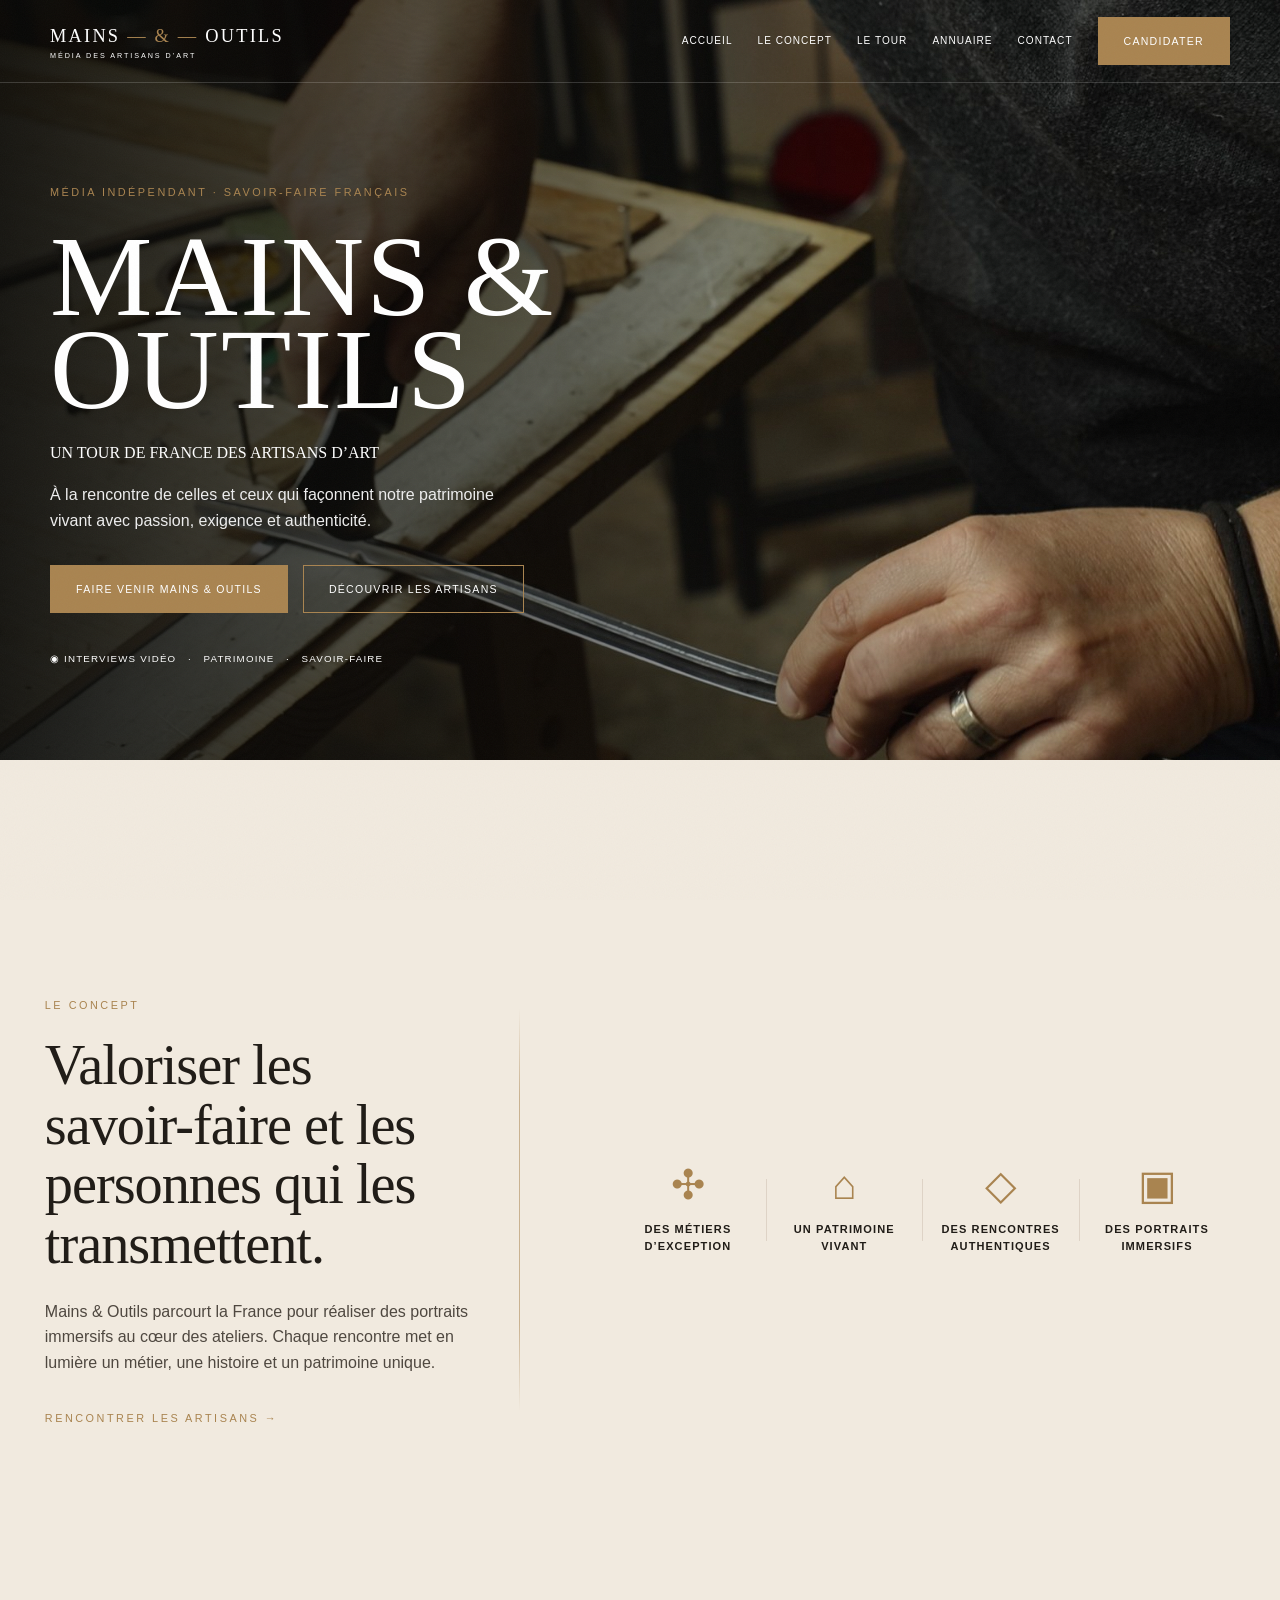
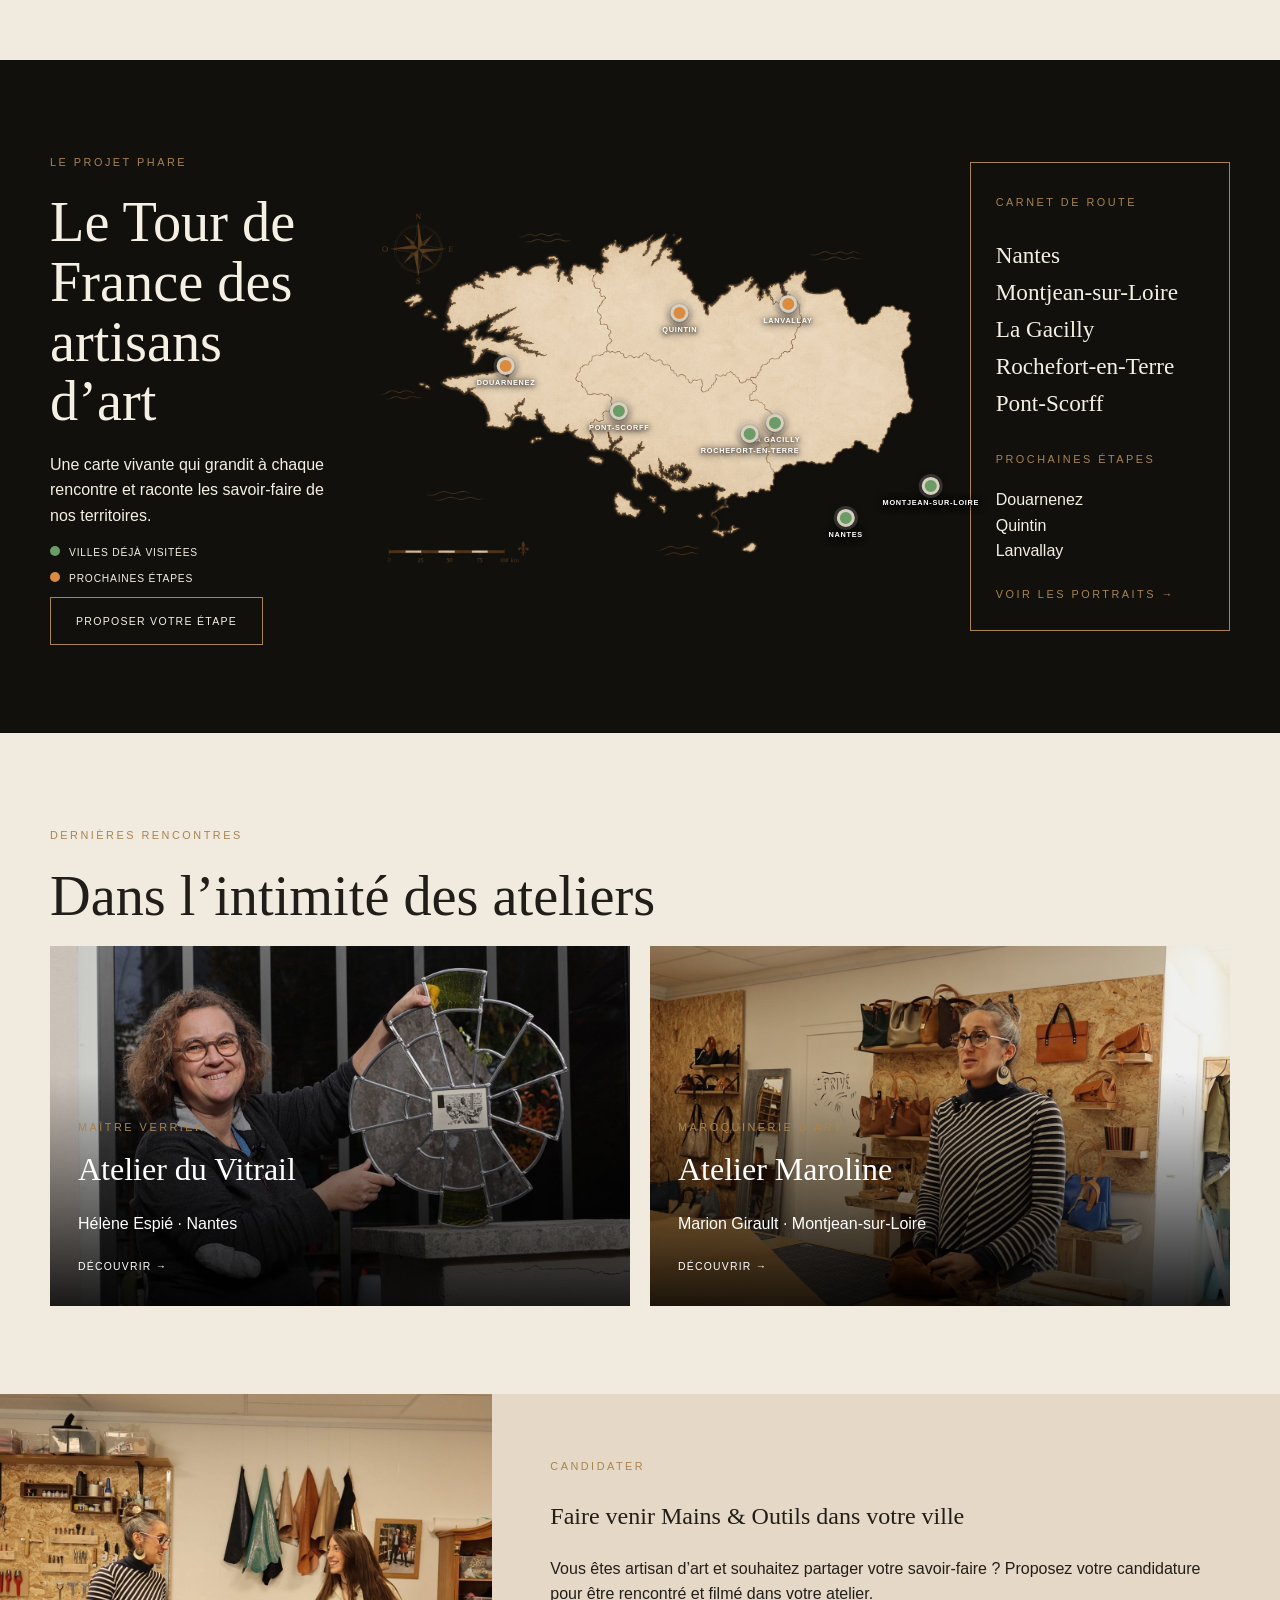
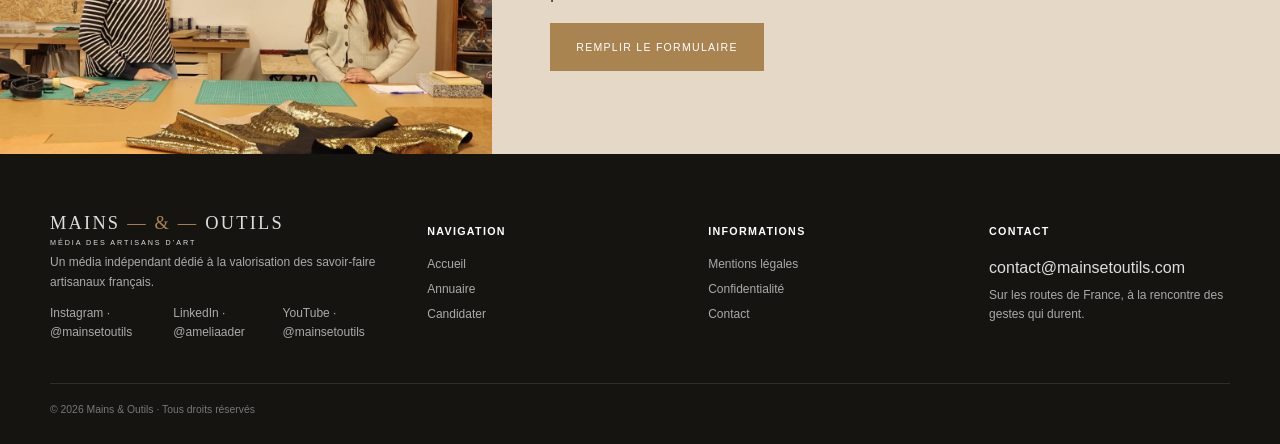
<file: index.html>
<!doctype html><html lang="fr"><head><meta charset="utf-8"><meta name="viewport" content="width=device-width,initial-scale=1"><title>Mains &amp; Outils — Portraits d’artisans d’art en France</title><meta name="description" content="Mains &amp; Outils parcourt la France &#224; la rencontre des artisans d’art : portraits, ateliers, gestes, patrimoine vivant et savoir-faire fran&#231;ais."><link rel="canonical" href="https://mainsetoutils.com/"><meta property="og:locale" content="fr_FR"><meta property="og:type" content="website"><meta property="og:site_name" content="Mains &amp; Outils"><meta property="og:title" content="Mains &amp; Outils — Portraits d’artisans d’art en France"><meta property="og:description" content="Mains &amp; Outils parcourt la France &#224; la rencontre des artisans d’art : portraits, ateliers, gestes, patrimoine vivant et savoir-faire fran&#231;ais."><meta property="og:url" content="https://mainsetoutils.com/"><meta property="og:image" content="https://mainsetoutils.com/assets/hero-main-et-outil.png"><meta name="twitter:card" content="summary_large_image"><link rel="stylesheet" href="styles.css?v=9"><script type="application/ld+json">{"@context":"https://schema.org","@type":"Organization","name":"Mains & Outils","url":"https://mainsetoutils.com/","logo":"https://mainsetoutils.com/assets/logo-main-et-outil.png","email":"contact@mainsetoutils.com","description":"Média indépendant consacré aux artisans et aux savoir-faire français.","sameAs":["https://instagram.com/mainsetoutils","https://linkedin.com/in/ameliaader","https://youtube.com/@mainsetoutils"]}</script></head><body><div data-header></div><main><section class="hero"><div class="wrap hero-copy"><span class="eyebrow">Média indépendant · Savoir-faire français</span><h1>MAINS &<br>OUTILS</h1><p class="serif">UN TOUR DE FRANCE DES ARTISANS D’ART</p><p class="lead">À la rencontre de celles et ceux qui façonnent notre patrimoine vivant avec passion, exigence et authenticité.</p><div class="actions"><a class="btn gold" href="candidater.html">Faire venir Mains & Outils</a><a class="btn" href="annuaire.html">Découvrir les artisans</a></div><div class="micro">◉ Interviews vidéo &nbsp; · &nbsp; Patrimoine &nbsp; · &nbsp; Savoir-faire</div></div></section><section class="section" id="concept"><div class="wrap concept-grid"><div><span class="eyebrow">Le concept</span><h2>Valoriser les savoir-faire et les personnes qui les transmettent.</h2><p>Mains & Outils parcourt la France pour réaliser des portraits immersifs au cœur des ateliers. Chaque rencontre met en lumière un métier, une histoire et un patrimoine unique.</p><a class="eyebrow" href="annuaire.html">Rencontrer les artisans →</a></div><div class="pillars"><div><div class="icon">✣</div><strong>Des métiers<br>d’exception</strong></div><div><div class="icon">⌂</div><strong>Un patrimoine<br>vivant</strong></div><div><div class="icon">◇</div><strong>Des rencontres<br>authentiques</strong></div><div><div class="icon">▣</div><strong>Des portraits<br>immersifs</strong></div></div></div></section><section class="section tour" id="tour"><div class="wrap tour-grid"><div><span class="eyebrow">Le projet phare</span><h2>Le Tour de France des artisans d’art</h2><p>Une carte vivante qui grandit à chaque rencontre et raconte les savoir-faire de nos territoires.</p><div class="legend"><span><i class="dot" style="background:var(--vert)"></i>Villes déjà visitées</span><span><i class="dot" style="background:var(--orange)"></i>Prochaines étapes</span></div><a class="btn" href="candidater.html">Proposer votre étape</a></div><div class="map"><div class="map-canvas"><div class="france"></div><svg class="route-svg" viewBox="0 0 400 450"><path d="M285 300 C255 270 240 238 230 210" fill="none" stroke="#b49a76" stroke-width="2" stroke-dasharray="7 8"/></svg><div class="city nantes"><small>Nantes</small></div><div class="city montjean"><small>Montjean-sur-Loire</small></div><div class="city gacilly"><small>La Gacilly</small></div><div class="city rochefort"><small>Rochefort-en-Terre</small></div><div class="city pont-scorff"><small>Pont-Scorff</small></div><div class="city next douarnenez"><small>Douarnenez</small></div><div class="city next quintin"><small>Quintin</small></div><div class="city next lanvallay"><small>Lanvallay</small></div></div></div><div class="card-dark"><span class="eyebrow">Carnet de route</span><h3>Nantes<br>Montjean-sur-Loire<br>La Gacilly<br>Rochefort-en-Terre<br>Pont-Scorff</h3><span class="eyebrow">Prochaines étapes</span><p>Douarnenez<br>Quintin<br>Lanvallay</p><a class="eyebrow" href="annuaire.html">Voir les portraits →</a></div></div></section><section class="section"><div class="wrap"><span class="eyebrow">Dernières rencontres</span><h2>Dans l’intimité des ateliers</h2><div class="portraits-grid"><a class="portrait-card vitrail" href="artisan.html?id=atelier-du-vitrail"><div><span class="eyebrow">Maître verrier</span><h3>Atelier du Vitrail</h3><p>Hélène Espié · Nantes</p><span class="card-link">Découvrir →</span></div></a><a class="portrait-card maroline" href="artisan.html?id=atelier-maroline"><div><span class="eyebrow">Maroquinerie d’art</span><h3>Atelier Maroline</h3><p>Marion Girault · Montjean-sur-Loire</p><span class="card-link">Découvrir →</span></div></a></div></div></section><section class="cta-band"><div class="cta-img"></div><div class="cta-copy"><span class="eyebrow">Candidater</span><h2>Faire venir Mains & Outils dans votre ville</h2><p>Vous êtes artisan d’art et souhaitez partager votre savoir-faire ? Proposez votre candidature pour être rencontré et filmé dans votre atelier.</p><a class="btn gold" href="candidater.html">Remplir le formulaire</a></div></section></main><div data-footer></div><script src="mains-et-outils-v16.js?v=6"></script></body></html>
</file>
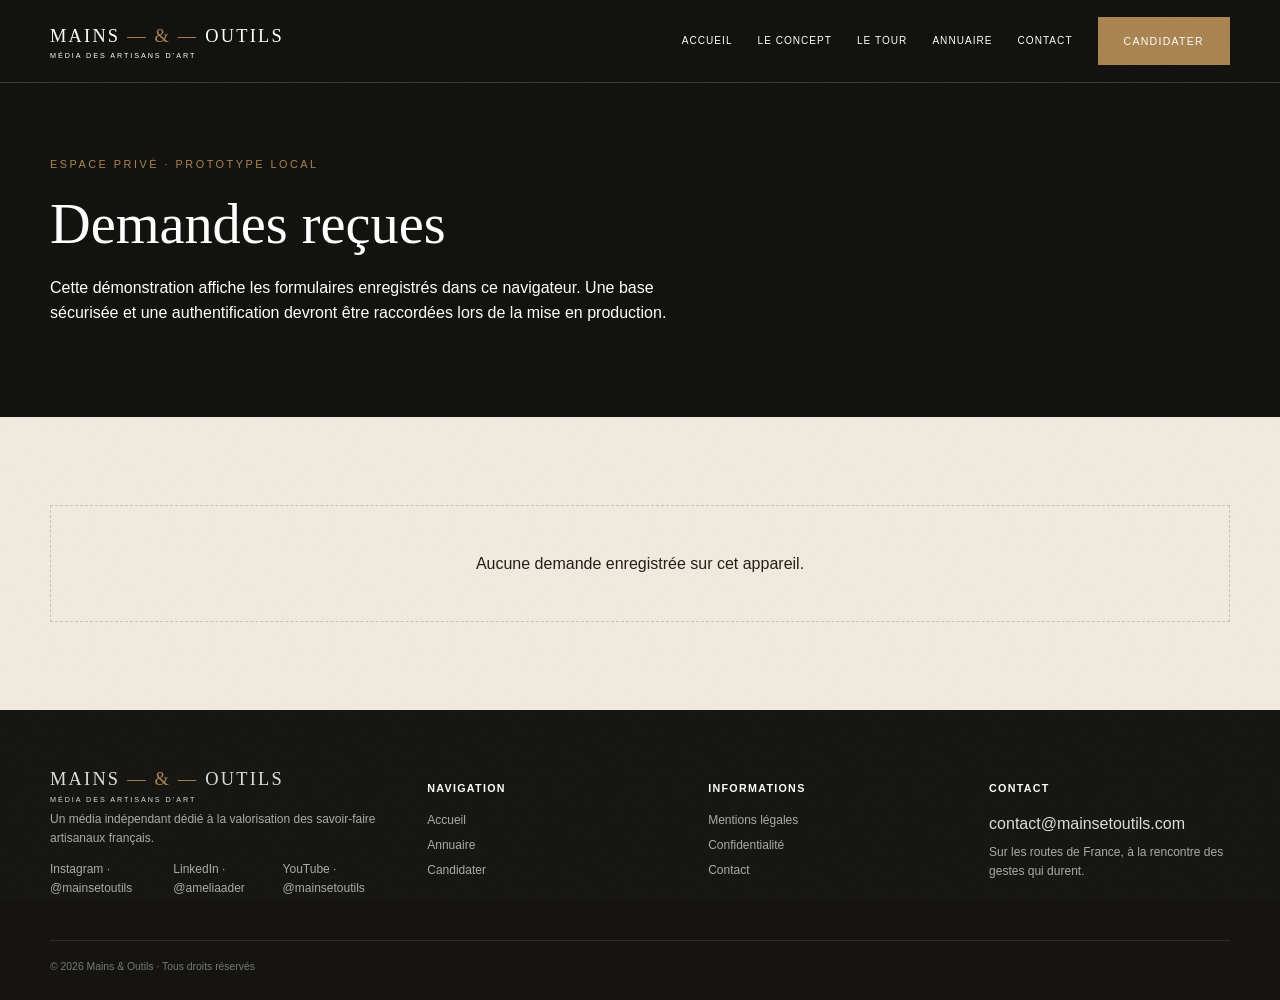
<file: admin.html>
<!doctype html><html lang="fr"><head><meta charset="utf-8"><meta name="viewport" content="width=device-width,initial-scale=1"><title>Administration — Mains & Outils</title><meta name="robots" content="noindex,nofollow"><link rel="stylesheet" href="styles.css?v=9"></head><body><div data-header></div><main><section class="page-hero"><div class="wrap"><span class="eyebrow">Espace privé · prototype local</span><h1 class="page-title">Demandes reçues</h1><p>Cette démonstration affiche les formulaires enregistrés dans ce navigateur. Une base sécurisée et une authentification devront être raccordées lors de la mise en production.</p></div></section><section class="section"><div class="wrap" id="admin-list"></div></section></main><div data-footer></div><script src="mains-et-outils-v16.js?v=6"></script></body></html>
</file>
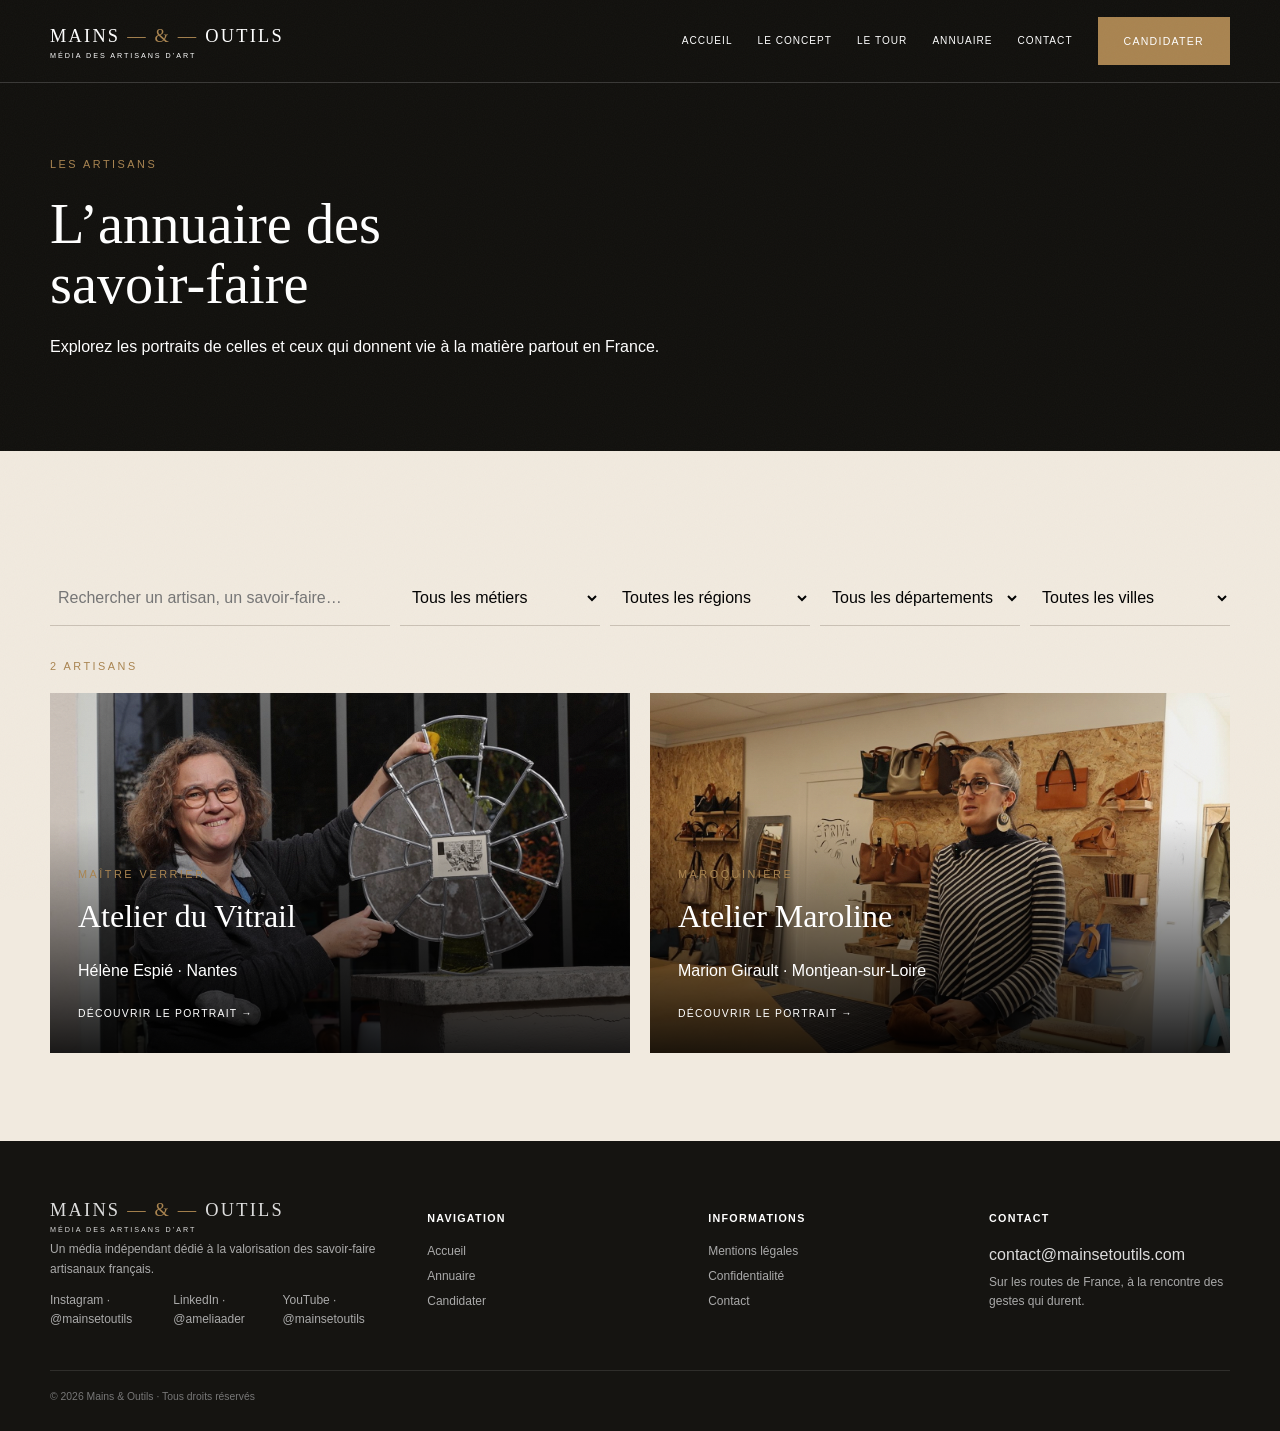
<file: annuaire.html>
<!doctype html><html lang="fr"><head><meta charset="utf-8"><meta name="viewport" content="width=device-width,initial-scale=1"><title>Annuaire des artisans d’art — Mains &amp; Outils</title><meta name="description" content="D&#233;couvrez les portraits d’artisans d’art rencontr&#233;s par Mains &amp; Outils, leurs ateliers, leurs gestes et leurs savoir-faire partout en France."><link rel="canonical" href="https://mainsetoutils.com/annuaire.html"><meta property="og:locale" content="fr_FR"><meta property="og:type" content="website"><meta property="og:site_name" content="Mains &amp; Outils"><meta property="og:title" content="Annuaire des artisans d’art — Mains &amp; Outils"><meta property="og:description" content="D&#233;couvrez les portraits d’artisans d’art rencontr&#233;s par Mains &amp; Outils, leurs ateliers, leurs gestes et leurs savoir-faire partout en France."><meta property="og:url" content="https://mainsetoutils.com/annuaire.html"><meta property="og:image" content="https://mainsetoutils.com/assets/hero-artisan.png"><meta name="twitter:card" content="summary_large_image"><link rel="stylesheet" href="styles.css?v=9"></head><body><div data-header></div><main><section class="page-hero"><div class="wrap"><span class="eyebrow">Les artisans</span><h1 class="page-title">L’annuaire des<br>savoir-faire</h1><p>Explorez les portraits de celles et ceux qui donnent vie à la matière partout en France.</p></div></section><section class="section"><div class="wrap"><div class="filters"><input id="search" aria-label="Rechercher" placeholder="Rechercher un artisan, un savoir-faire…"><select id="metier"><option value="">Tous les métiers</option></select><select id="region"><option value="">Toutes les régions</option></select><select id="departement"><option value="">Tous les départements</option></select><select id="ville"><option value="">Toutes les villes</option></select></div><p class="eyebrow count" data-count></p><div class="directory-grid" id="directory"></div></div></section></main><div data-footer></div><script src="mains-et-outils-v16.js?v=6"></script></body></html>
</file>
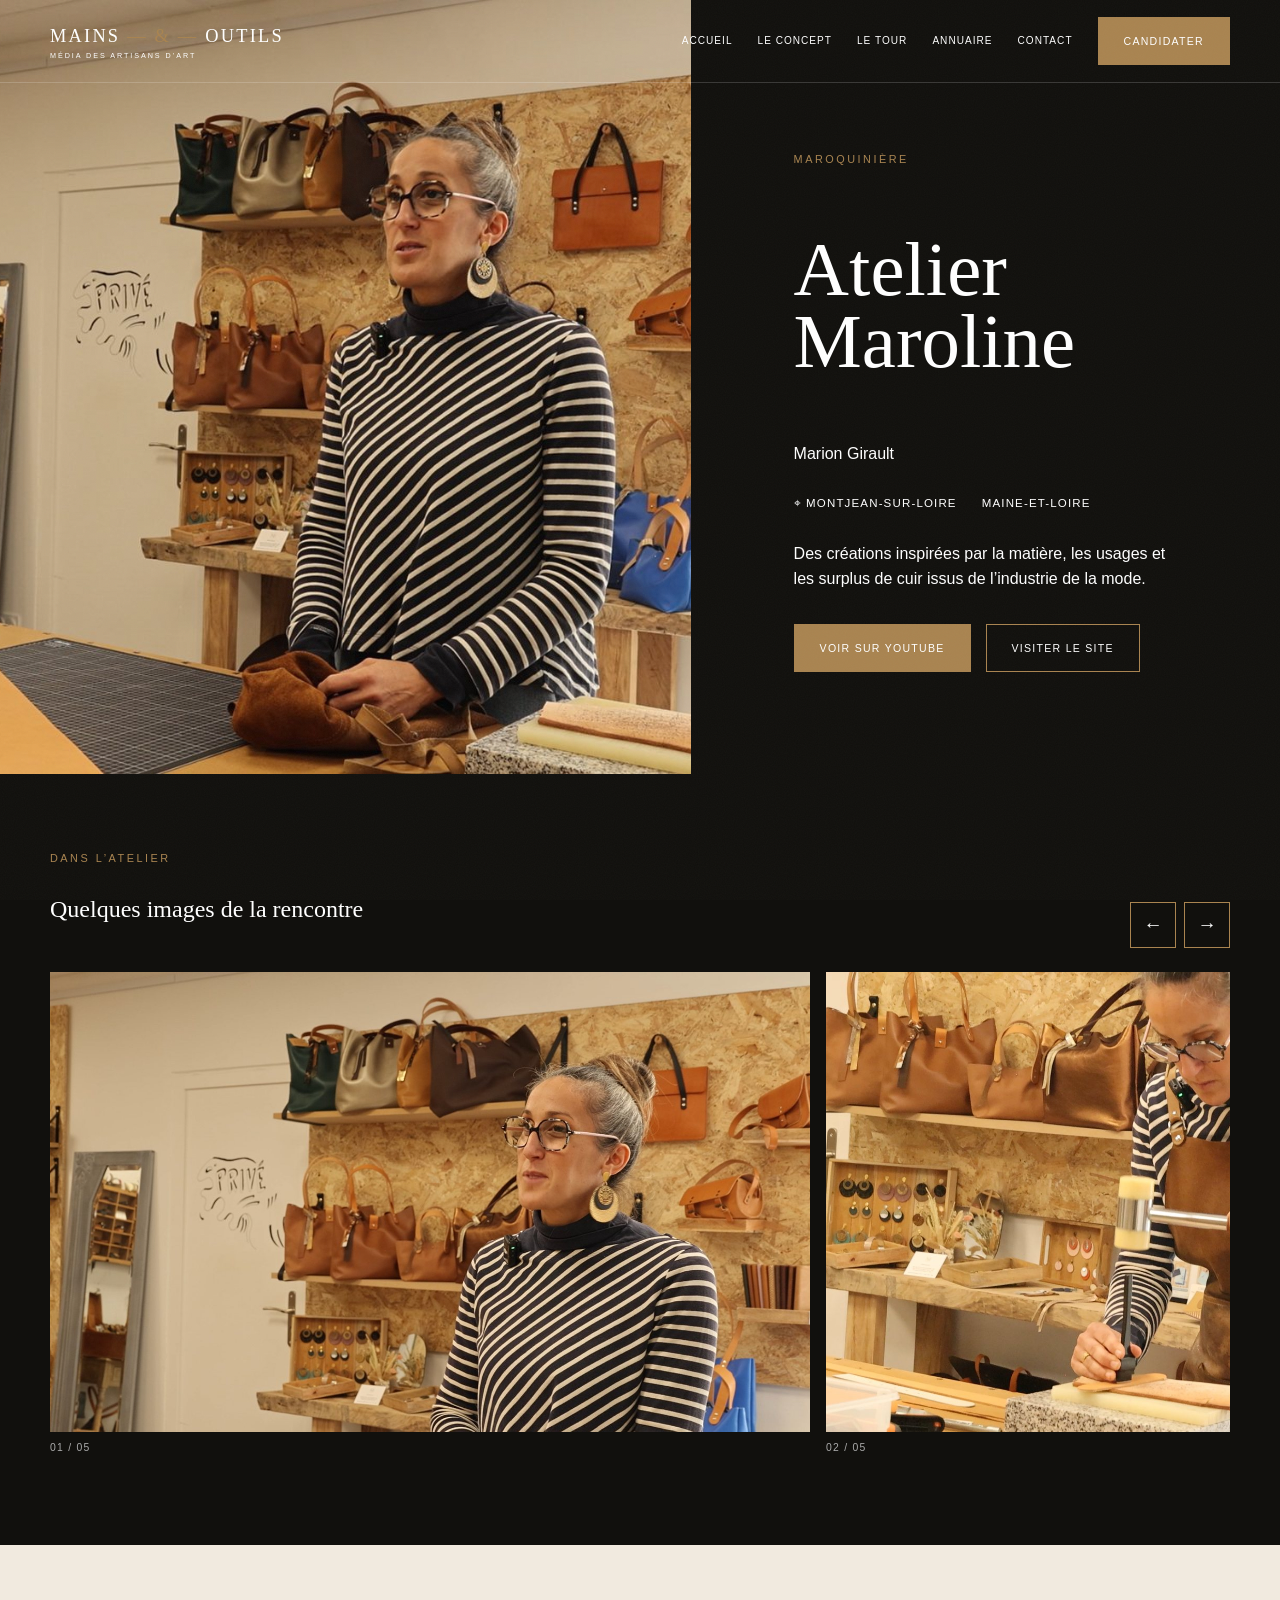
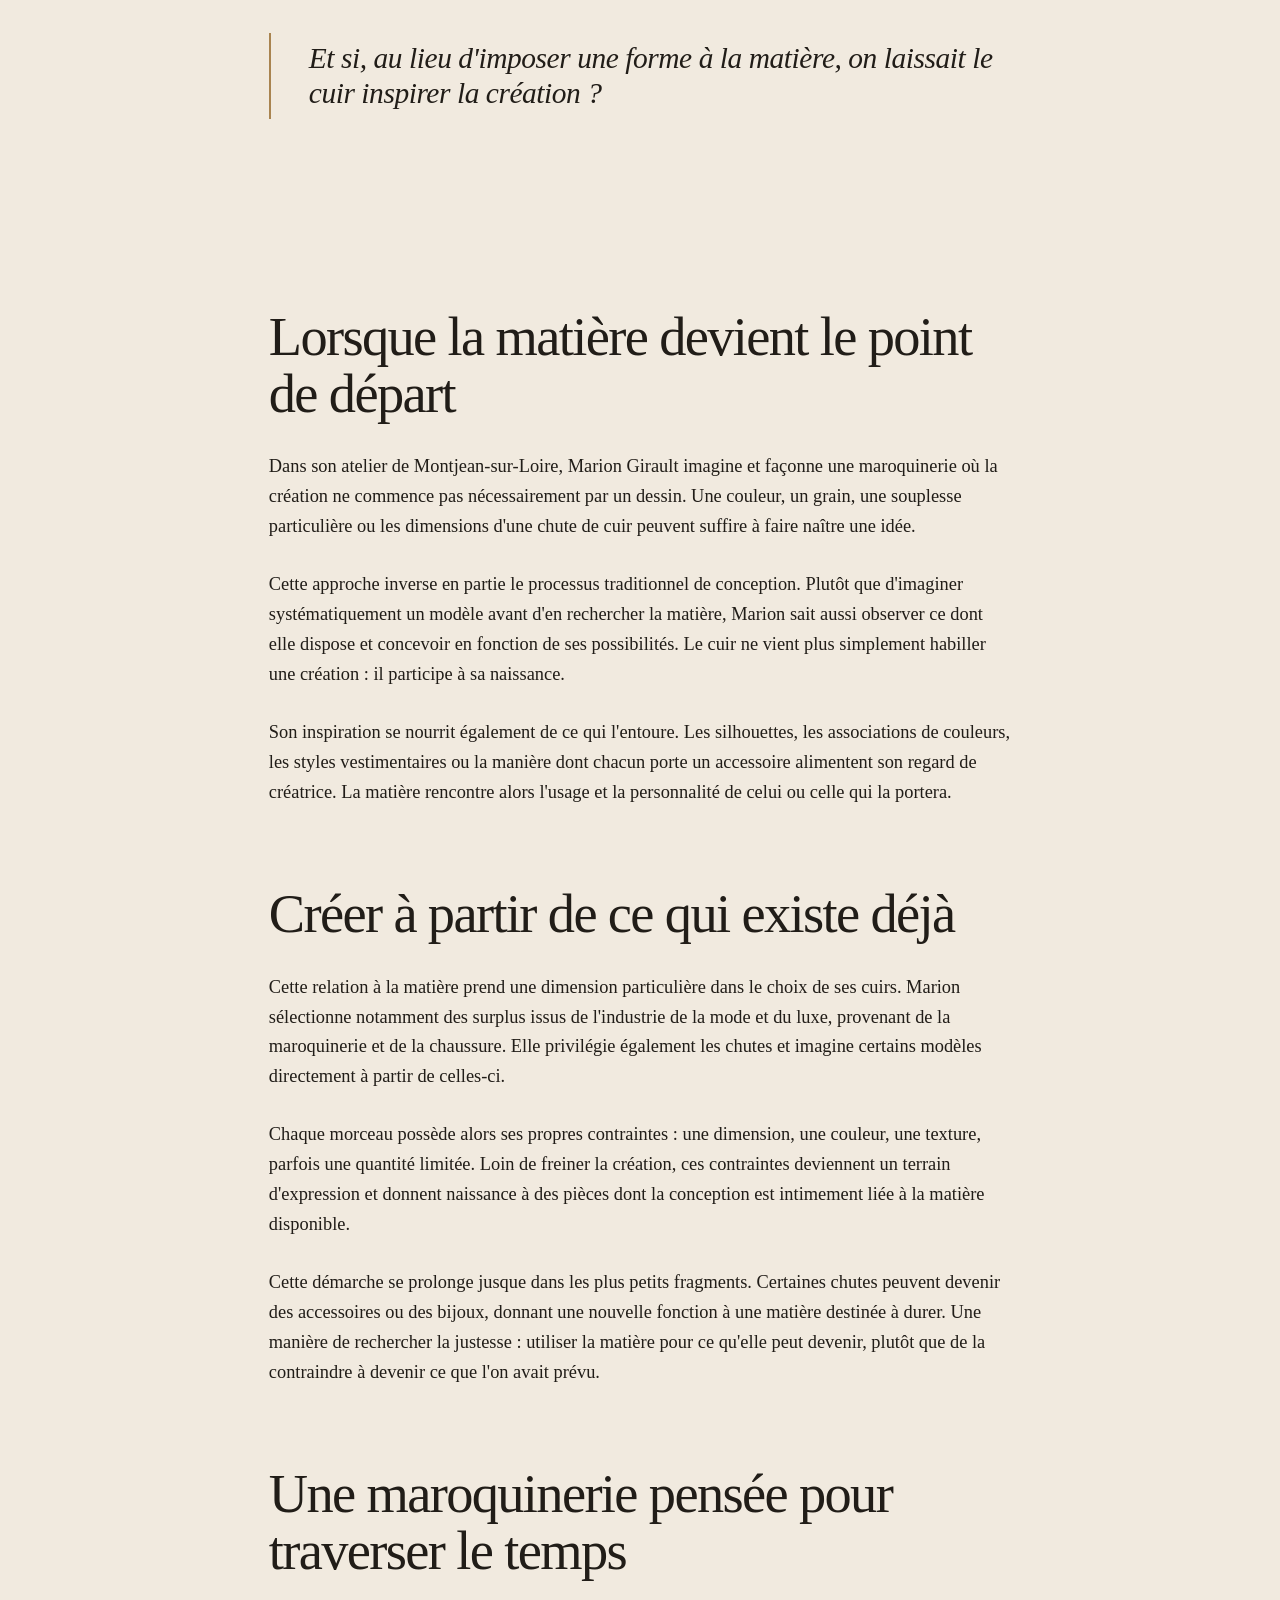
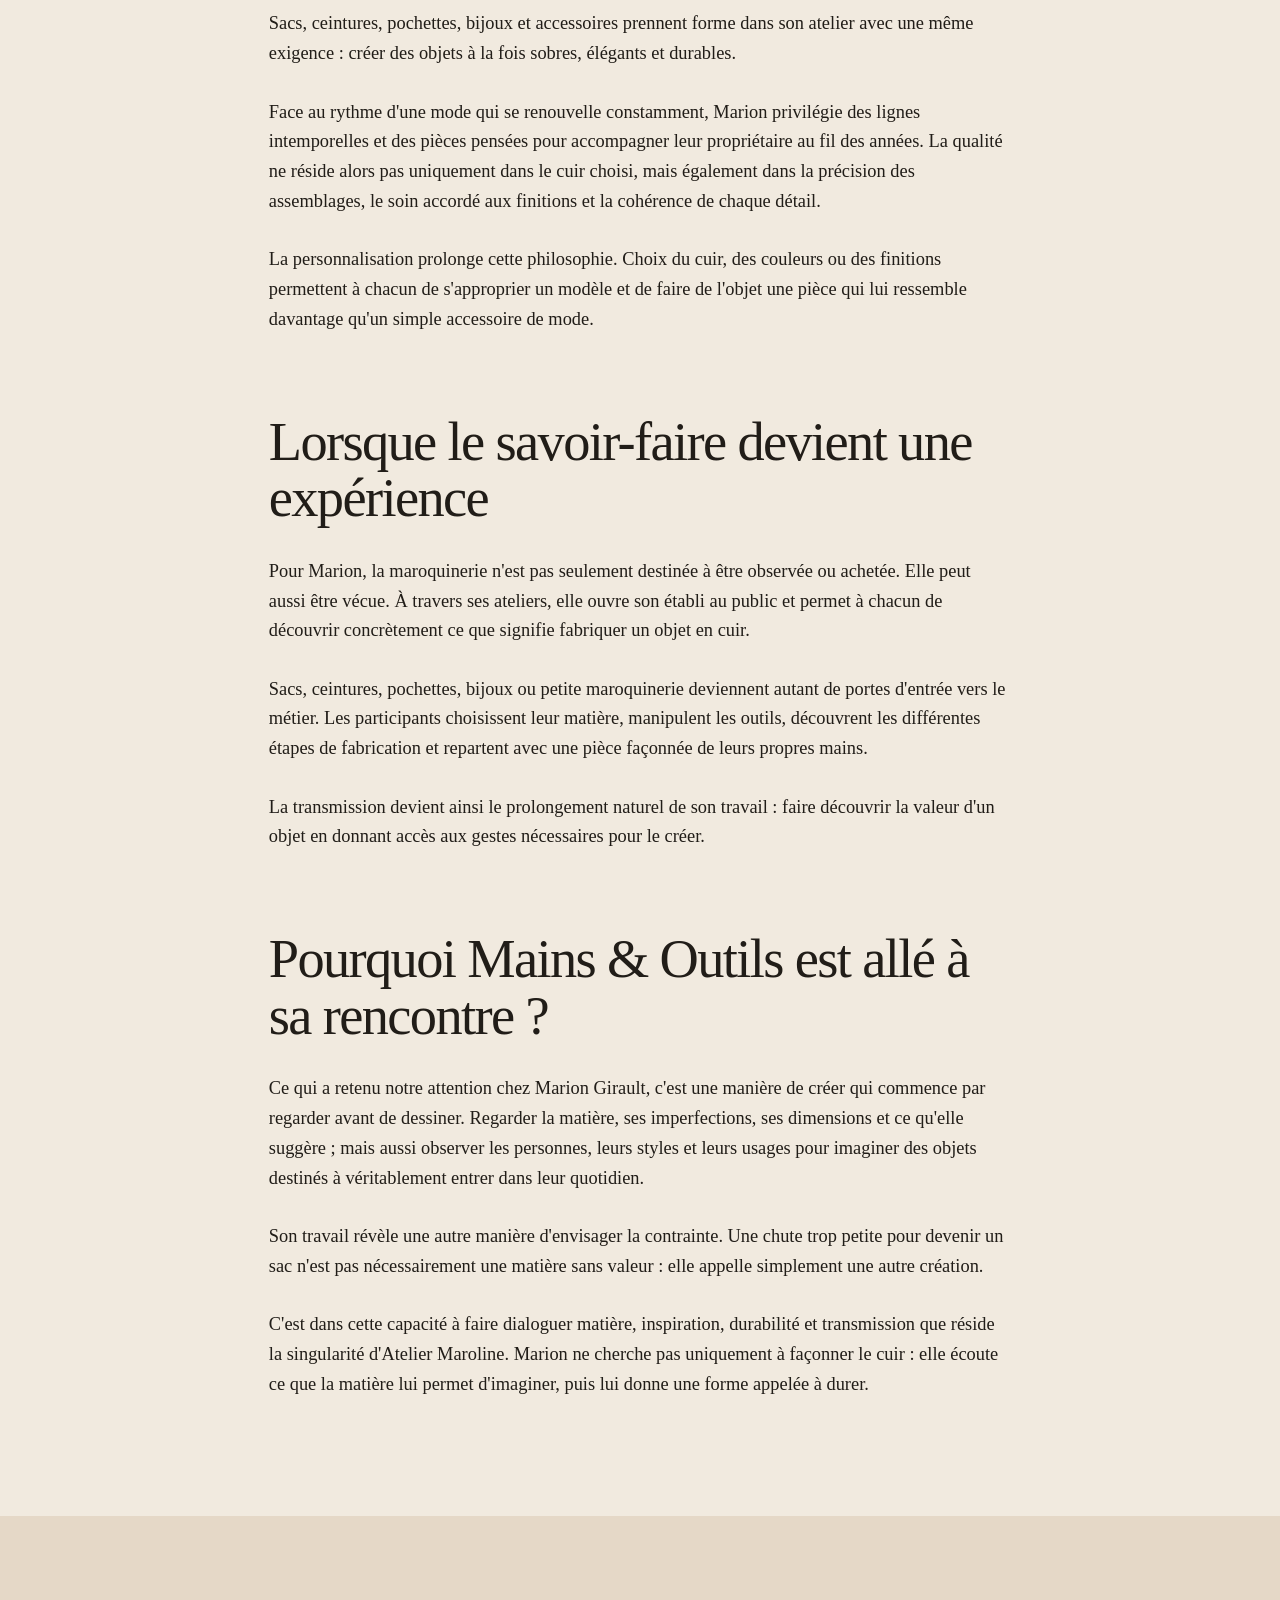
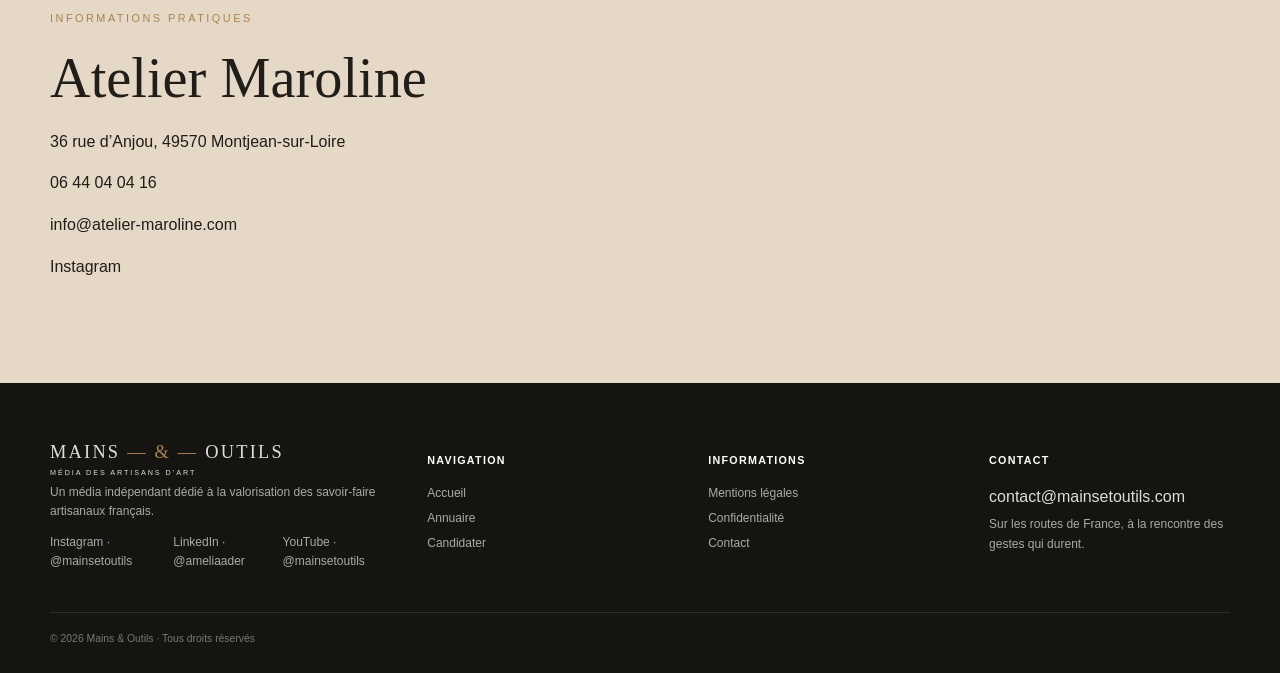
<file: artisan.html>
<!doctype html><html lang="fr"><head><meta charset="utf-8"><meta name="viewport" content="width=device-width,initial-scale=1"><title>Portrait artisan — Mains & Outils</title><meta data-seo="description" name="description" content="Portrait artisan par Mains &amp; Outils."><link data-seo="canonical" rel="canonical" href="https://mainsetoutils.com/artisan.html"><meta property="og:locale" content="fr_FR"><meta property="og:type" content="article"><meta property="og:site_name" content="Mains &amp; Outils"><meta data-seo="og-title" property="og:title" content="Portrait artisan — Mains &amp; Outils"><meta data-seo="og-description" property="og:description" content="Portrait artisan par Mains &amp; Outils."><meta data-seo="og-url" property="og:url" content="https://mainsetoutils.com/artisan.html"><meta data-seo="og-image" property="og:image" content="https://mainsetoutils.com/assets/hero-artisan.png"><meta name="twitter:card" content="summary_large_image"><link rel="stylesheet" href="styles.css?v=9"></head><body><div data-header></div><main id="profile"></main><div data-footer></div><script src="mains-et-outils-v16.js?v=6"></script><script>const slug=new URLSearchParams(location.search).get('id')||'atelier-maroline';const a=artisans.find(x=>x.slug===slug)||artisans[0];const stories={'atelier-maroline':`<p class="quote">Et si, au lieu d&#x27;imposer une forme à la matière, on laissait le cuir inspirer la création ?</p><hr><h2>Lorsque la matière devient le point de départ</h2><p>Dans son atelier de Montjean-sur-Loire, <strong>Marion Girault imagine et façonne une maroquinerie où la création ne commence pas nécessairement par un dessin.</strong> Une couleur, un grain, une souplesse particulière ou les dimensions d&#x27;une chute de cuir peuvent suffire à faire naître une idée.</p><p>Cette approche inverse en partie le processus traditionnel de conception. Plutôt que d&#x27;imaginer systématiquement un modèle avant d&#x27;en rechercher la matière, Marion sait aussi observer ce dont elle dispose et concevoir en fonction de ses possibilités. <strong>Le cuir ne vient plus simplement habiller une création : il participe à sa naissance.</strong></p><p>Son inspiration se nourrit également de ce qui l&#x27;entoure. Les silhouettes, les associations de couleurs, les styles vestimentaires ou la manière dont chacun porte un accessoire alimentent son regard de créatrice. La matière rencontre alors l&#x27;usage et la personnalité de celui ou celle qui la portera.</p><hr><h2><strong>Créer à partir de ce qui existe déjà</strong></h2><p>Cette relation à la matière prend une dimension particulière dans le choix de ses cuirs. Marion sélectionne notamment <strong>des surplus issus de l&#x27;industrie de la mode et du luxe</strong>, provenant de la maroquinerie et de la chaussure. Elle privilégie également les chutes et imagine certains modèles directement à partir de celles-ci.</p><p>Chaque morceau possède alors ses propres contraintes : une dimension, une couleur, une texture, parfois une quantité limitée. Loin de freiner la création, <strong>ces contraintes deviennent un terrain d&#x27;expression</strong> et donnent naissance à des pièces dont la conception est intimement liée à la matière disponible.</p><p>Cette démarche se prolonge jusque dans les plus petits fragments. Certaines chutes peuvent devenir des accessoires ou des bijoux, donnant une nouvelle fonction à une matière destinée à durer. Une manière de rechercher la justesse : <strong>utiliser la matière pour ce qu&#x27;elle peut devenir, plutôt que de la contraindre à devenir ce que l&#x27;on avait prévu.</strong></p><hr><h2><strong>Une maroquinerie pensée pour traverser le temps</strong></h2><p>Sacs, ceintures, pochettes, bijoux et accessoires prennent forme dans son atelier avec une même exigence : créer des objets à la fois sobres, élégants et durables.</p><p>Face au rythme d&#x27;une mode qui se renouvelle constamment, Marion privilégie des lignes intemporelles et des pièces pensées pour accompagner leur propriétaire au fil des années. La qualité ne réside alors pas uniquement dans le cuir choisi, mais également dans la précision des assemblages, le soin accordé aux finitions et la cohérence de chaque détail.</p><p>La personnalisation prolonge cette philosophie. Choix du cuir, des couleurs ou des finitions permettent à chacun de s&#x27;approprier un modèle et de faire de l&#x27;objet <strong>une pièce qui lui ressemble davantage qu&#x27;un simple accessoire de mode.</strong></p><hr><h2><strong>Lorsque le savoir-faire devient une expérience</strong></h2><p>Pour Marion, la maroquinerie n&#x27;est pas seulement destinée à être observée ou achetée. <strong>Elle peut aussi être vécue.</strong> À travers ses ateliers, elle ouvre son établi au public et permet à chacun de découvrir concrètement ce que signifie fabriquer un objet en cuir.</p><p>Sacs, ceintures, pochettes, bijoux ou petite maroquinerie deviennent autant de portes d&#x27;entrée vers le métier. Les participants choisissent leur matière, manipulent les outils, découvrent les différentes étapes de fabrication et repartent avec une pièce façonnée de leurs propres mains.</p><p>La transmission devient ainsi le prolongement naturel de son travail : <strong>faire découvrir la valeur d&#x27;un objet en donnant accès aux gestes nécessaires pour le créer.</strong></p><hr><h2>Pourquoi Mains &amp; Outils est allé à sa rencontre ?</h2><p><strong>Ce qui a retenu notre attention chez Marion Girault, c&#x27;est une manière de créer qui commence par regarder avant de dessiner.</strong> Regarder la matière, ses imperfections, ses dimensions et ce qu&#x27;elle suggère ; mais aussi observer les personnes, leurs styles et leurs usages pour imaginer des objets destinés à véritablement entrer dans leur quotidien.</p><p>Son travail révèle une autre manière d&#x27;envisager la contrainte. Une chute trop petite pour devenir un sac n&#x27;est pas nécessairement une matière sans valeur : <strong>elle appelle simplement une autre création.</strong></p><p>C&#x27;est dans cette capacité à faire dialoguer <strong>matière, inspiration, durabilité et transmission</strong> que réside la singularité d&#x27;Atelier Maroline. Marion ne cherche pas uniquement à façonner le cuir : elle écoute ce que la matière lui permet d&#x27;imaginer, puis lui donne une forme appelée à durer.</p>`,'atelier-du-vitrail':`<p class="quote"><strong>Et si la lumière devenait un élément de décoration à part entière ?</strong></p><hr><h2><strong>Du patrimoine à la création contemporaine</strong><strong> </strong></h2><p>Depuis plus de 25 ans, <strong>Hélène </strong><strong>Espié</strong><strong> façonne le verre avec une matière insaisissable : la lumière.</strong> Maître verrier de formation, elle développe un travail à la croisée de l&#x27;architecture, du patrimoine et de la création contemporaine.</p><p>Son parcours débute par des études d&#x27;architecture, avant de se poursuivre auprès d&#x27;un maître verrier. Elle se confronte alors aux exigences du vitrail traditionnel et du patrimoine : restauration de vitraux anciens, édifices religieux, peinture sur verre, découpe et assemblage au plomb. Un apprentissage exigeant qui lui apporte une connaissance profonde de la matière et des techniques historiques du métier.</p><p>Cette maîtrise constitue aujourd&#x27;hui le socle de sa liberté créative : <strong>préserver les gestes d&#x27;hier, sans jamais cesser d&#x27;explorer ce qu&#x27;ils peuvent devenir.</strong></p><hr><h2><strong>Quand le vitrail quitte les édifices pour entrer dans nos intérieurs</strong></h2><p>Au fil de son parcours, Hélène ouvre au vitrail de nouveaux espaces d&#x27;expression. Fenêtres, portes, cloisons, cages d&#x27;escalier ou mobilier deviennent autant de supports sur lesquels le verre peut dialoguer avec l&#x27;architecture.</p><p>Sa formation initiale prend alors tout son sens. Chaque création est pensée pour le lieu qui l&#x27;accueillera : ses volumes, ses perspectives, ses couleurs, son mobilier, mais aussi l&#x27;identité de ceux qui l&#x27;habitent. <strong>Le vitrail n&#x27;est pas simplement ajouté à un intérieur, il est conçu avec </strong><strong>lui</strong><strong>.</strong></p><p>Et parmi tous ces éléments, l&#x27;un occupe une place singulière : la lumière naturelle. Invisible et changeante, elle devient pourtant une véritable matière de création.</p><hr><h2><strong>Faire de la lumière une matière de création</strong></h2><p>C&#x27;est ici que le travail d&#x27;Hélène révèle toute sa singularité. Elle ne compose pas uniquement un assemblage de verres et de couleurs : <strong>elle imagine ce que la lumière en fera.</strong></p><p>Au fil de la journée, le déplacement du soleil transforme subtilement l&#x27;œuvre. Les couleurs changent d&#x27;intensité, les textures se révèlent autrement et les reflets prolongent parfois le vitrail jusque sur les murs de la pièce. L&#x27;œuvre dépasse alors les limites du verre pour investir l&#x27;espace qui l&#x27;entoure.</p><p>Le vitrail n&#x27;est plus une création immobile. <strong>Il évolue avec le lieu, l&#x27;heure et les saisons.</strong> La lumière ne se contente plus d&#x27;éclairer le décor : elle devient elle-même un élément de décoration.</p><hr><h2><strong>Une maîtrise qui ouvre le champ des possibles</strong></h2><p>Cette expérience permet à Hélène de traverser les styles avec liberté. Art nouveau, Art déco, classique, graphique ou contemporain : elle ne cherche pas à imposer une esthétique unique, mais à trouver celle qui fera sens avec l&#x27;architecture et l&#x27;atmosphère du lieu.</p><p>Le verre peut également dialoguer avec la pierre, le métal, les coquillages ou les perles de verre. Autant de rencontres qui enrichissent ses compositions tout en conservant ce qui demeure au cœur de son métier : <strong>la précision du geste, la connaissance de la matière et la maîtrise du savoir-faire traditionnel.</strong></p><hr><h2><strong>Lorsque l&#x27;expérience devient transmission</strong></h2><p><strong>Maîtriser un savoir-faire, c&#x27;est aussi pouvoir le transmettre.</strong> Après avoir consacré une grande partie de son parcours à perfectionner son geste, restaurer et créer, Hélène ouvre aujourd&#x27;hui son atelier à celles et ceux qui souhaitent découvrir l&#x27;univers du vitrail.</p><p>À travers ses ateliers d&#x27;initiation, elle transmet bien davantage qu&#x27;une succession d&#x27;étapes techniques. Choisir un verre, comprendre la matière, apprendre à la découper, ajuster chaque pièce puis les assembler permet d&#x27;entrevoir la patience, la précision et le regard nécessaires derrière chaque création.</p><p>En ouvrant son établi au public, Hélène inscrit ainsi son métier dans une nouvelle continuité : <strong>un savoir-faire hérité, maîtrisé, réinventé, puis transmis.</strong></p><hr><h2>Pourquoi Mains &amp; Outils est allé à sa rencontre ?</h2><p>Le parcours d&#x27;Hélène Espié raconte une évolution rare : <strong>celle d&#x27;un savoir-faire ancestral suffisamment maîtrisé pour pouvoir être réinventé sans être dénaturé.</strong></p><p>Des vitraux du patrimoine aux créations pensées pour nos intérieurs, elle a fait de son expérience un terrain d&#x27;exploration. Le verre demeure la matière visible de son travail, mais c&#x27;est peut-être finalement la lumière qui en constitue la véritable signature.</p><p><strong>C&#x27;est ce dialogue entre patrimoine, architecture et lumière que Mains &amp; Outils a souhaité mettre en lumière : la rencontre entre les gestes d&#x27;hier et les espaces d&#x27;aujourd&#x27;hui.</strong></p>`};const seoUrl=`https://mainsetoutils.com/artisan.html?id=${encodeURIComponent(a.slug)}`;const seoDescription=`Découvrez ${a.person}, ${a.metier.toLowerCase()} à ${a.ville}, son atelier, son parcours et son savoir-faire dans ce portrait Mains & Outils.`;const seoImage=new URL(a.image,"https://mainsetoutils.com/").href;document.title=`${a.person} — ${a.metier} à ${a.ville} | Mains & Outils`;document.querySelector("[data-seo=description]").content=seoDescription;document.querySelector("[data-seo=canonical]").href=seoUrl;document.querySelector("[data-seo=og-title]").content=document.title;document.querySelector("[data-seo=og-description]").content=seoDescription;document.querySelector("[data-seo=og-url]").content=seoUrl;document.querySelector("[data-seo=og-image]").content=seoImage;document.querySelector('#profile').innerHTML=`<section class="artisan-head"><div class="artisan-visual" style="background-image:url('${a.image}')"></div><div class="artisan-copy"><span class="eyebrow">${a.metier}</span><h1>${a.name}</h1><p>${a.person}</p><div class="meta"><span>⌖ ${a.ville}</span><span>${a.departement}</span></div><p>${a.excerpt}</p><div class="actions">${a.youtube?`<a class="btn gold" href="${a.youtube}">Voir sur YouTube</a>`:''}${a.site?`<a class="btn" href="${a.site}">Visiter le site</a>`:''}</div></div></section><section class="gallery-section"><div class="wrap"><div class="gallery-head"><div><span class="eyebrow">Dans l’atelier</span><h2>Quelques images de la rencontre</h2></div><div class="gallery-controls"><button class="gallery-prev" aria-label="Photo précédente">←</button><button class="gallery-next" aria-label="Photo suivante">→</button></div></div><div class="gallery-track">${a.gallery.map((src,i)=>`<figure class="gallery-slide"><img src="${src}" alt="${a.person} dans son atelier — photo ${i+1}" loading="${i<2?'eager':'lazy'}"><figcaption>${String(i+1).padStart(2,'0')} / ${String(a.gallery.length).padStart(2,'0')}</figcaption></figure>`).join('')}</div></div></section><section class="section"><article class="prose">${stories[a.slug]}</article></section><section class="section" style="background:var(--papier2)"><div class="wrap"><span class="eyebrow">Informations pratiques</span><h2>${a.name}</h2><p>${a.address}</p>${a.phone?`<p><a href="tel:${a.phone.replaceAll(' ','')}">${a.phone}</a></p>`:''}${a.email?`<p><a href="mailto:${a.email}">${a.email}</a></p>`:''}${a.instagram?`<p><a href="${a.instagram}" target="_blank" rel="noopener">Instagram</a></p>`:''}</div></section>`;initGallery();</script></body></html>
</file>
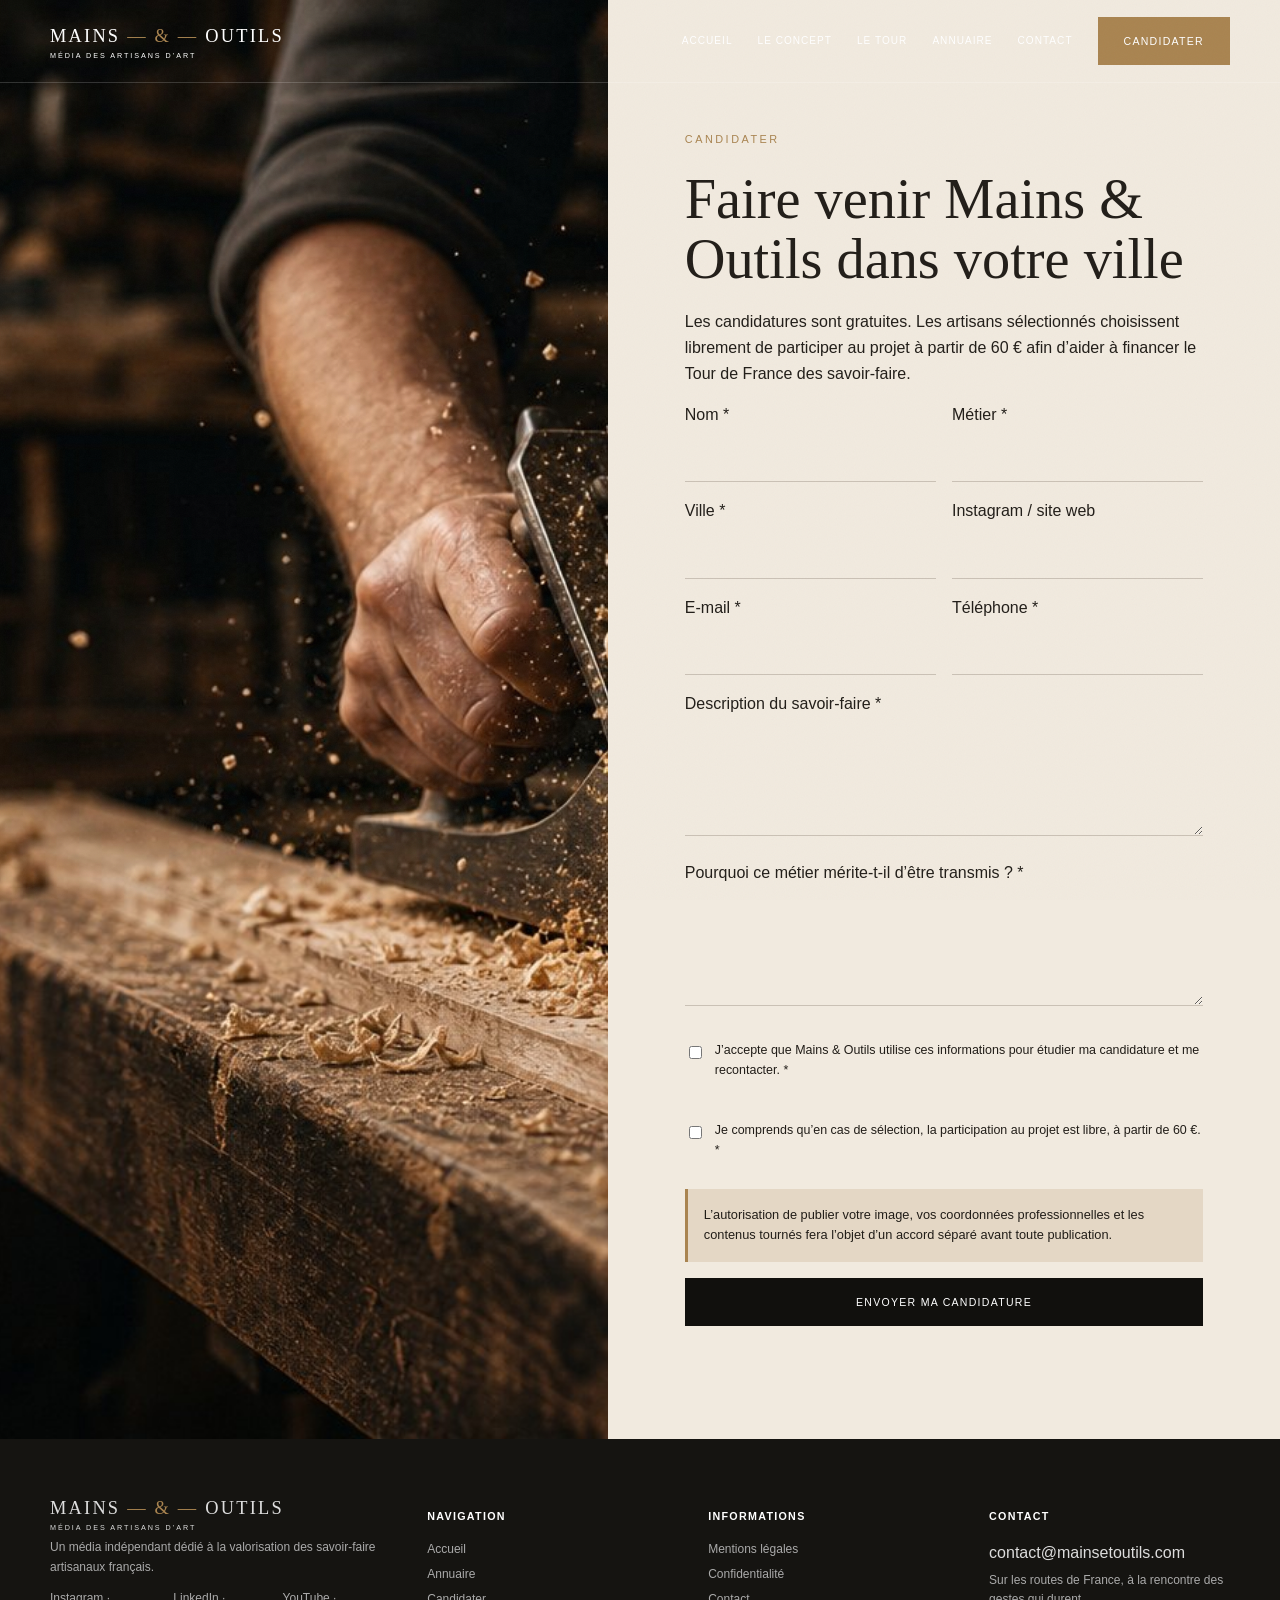
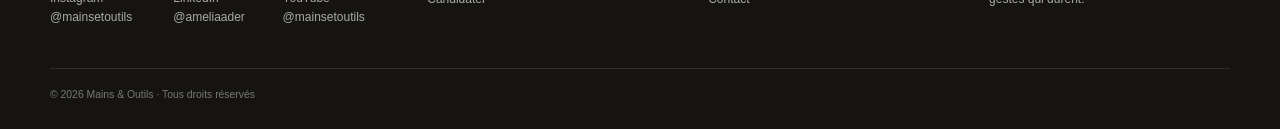
<file: candidater.html>
<!doctype html><html lang="fr"><head><meta charset="utf-8"><meta name="viewport" content="width=device-width,initial-scale=1"><title>Candidater — Faire d&#233;couvrir votre savoir-faire | Mains &amp; Outils</title><meta name="description" content="Vous &#234;tes artisan d’art ? Proposez votre candidature pour accueillir Mains &amp; Outils dans votre atelier et partager votre m&#233;tier et votre savoir-faire."><link rel="canonical" href="https://mainsetoutils.com/candidater.html"><meta property="og:locale" content="fr_FR"><meta property="og:type" content="website"><meta property="og:site_name" content="Mains &amp; Outils"><meta property="og:title" content="Candidater — Faire d&#233;couvrir votre savoir-faire | Mains &amp; Outils"><meta property="og:description" content="Vous &#234;tes artisan d’art ? Proposez votre candidature pour accueillir Mains &amp; Outils dans votre atelier et partager votre m&#233;tier et votre savoir-faire."><meta property="og:url" content="https://mainsetoutils.com/candidater.html"><meta property="og:image" content="https://mainsetoutils.com/assets/candidater-bois.jpg"><meta name="twitter:card" content="summary_large_image"><link rel="stylesheet" href="styles.css?v=9"></head><body><div data-header></div><main class="form-layout"><div class="form-image"></div><div class="form-panel"><span class="eyebrow">Candidater</span><h1 class="page-title">Faire venir Mains & Outils dans votre ville</h1><p>Les candidatures sont gratuites. Les artisans sélectionnés choisissent librement de participer au projet à partir de 60 € afin d’aider à financer le Tour de France des savoir-faire.</p><form data-form="candidature" class="form-grid" action="send.php" method="POST"><input type="hidden" name="formulaire" value="candidature"><label>Nom *<input name="nom" required autocomplete="name"></label><label>Métier *<input name="metier" required></label><label>Ville *<input name="ville" required></label><label>Instagram / site web<input name="site"></label><label>E-mail *<input type="email" name="email" required autocomplete="email"></label><label>Téléphone *<input type="tel" name="telephone" required autocomplete="tel"></label><label class="full">Description du savoir-faire *<textarea name="savoirFaire" required></textarea></label><label class="full">Pourquoi ce métier mérite-t-il d’être transmis ? *<textarea name="motivation" required></textarea></label><label class="check full"><input type="checkbox" name="consentementDonnees" required> J’accepte que Mains & Outils utilise ces informations pour étudier ma candidature et me recontacter. *</label><label class="check full"><input type="checkbox" name="participation" required> Je comprends qu’en cas de sélection, la participation au projet est libre, à partir de 60 €. *</label><div class="notice full">L’autorisation de publier votre image, vos coordonnées professionnelles et les contenus tournés fera l’objet d’un accord séparé avant toute publication.</div><button class="btn dark full" type="submit">Envoyer ma candidature</button><p class="full success" data-message aria-live="polite"></p></form></div></main><div data-footer></div><script src="mains-et-outils-v16.js?v=6"></script></body></html>
</file>
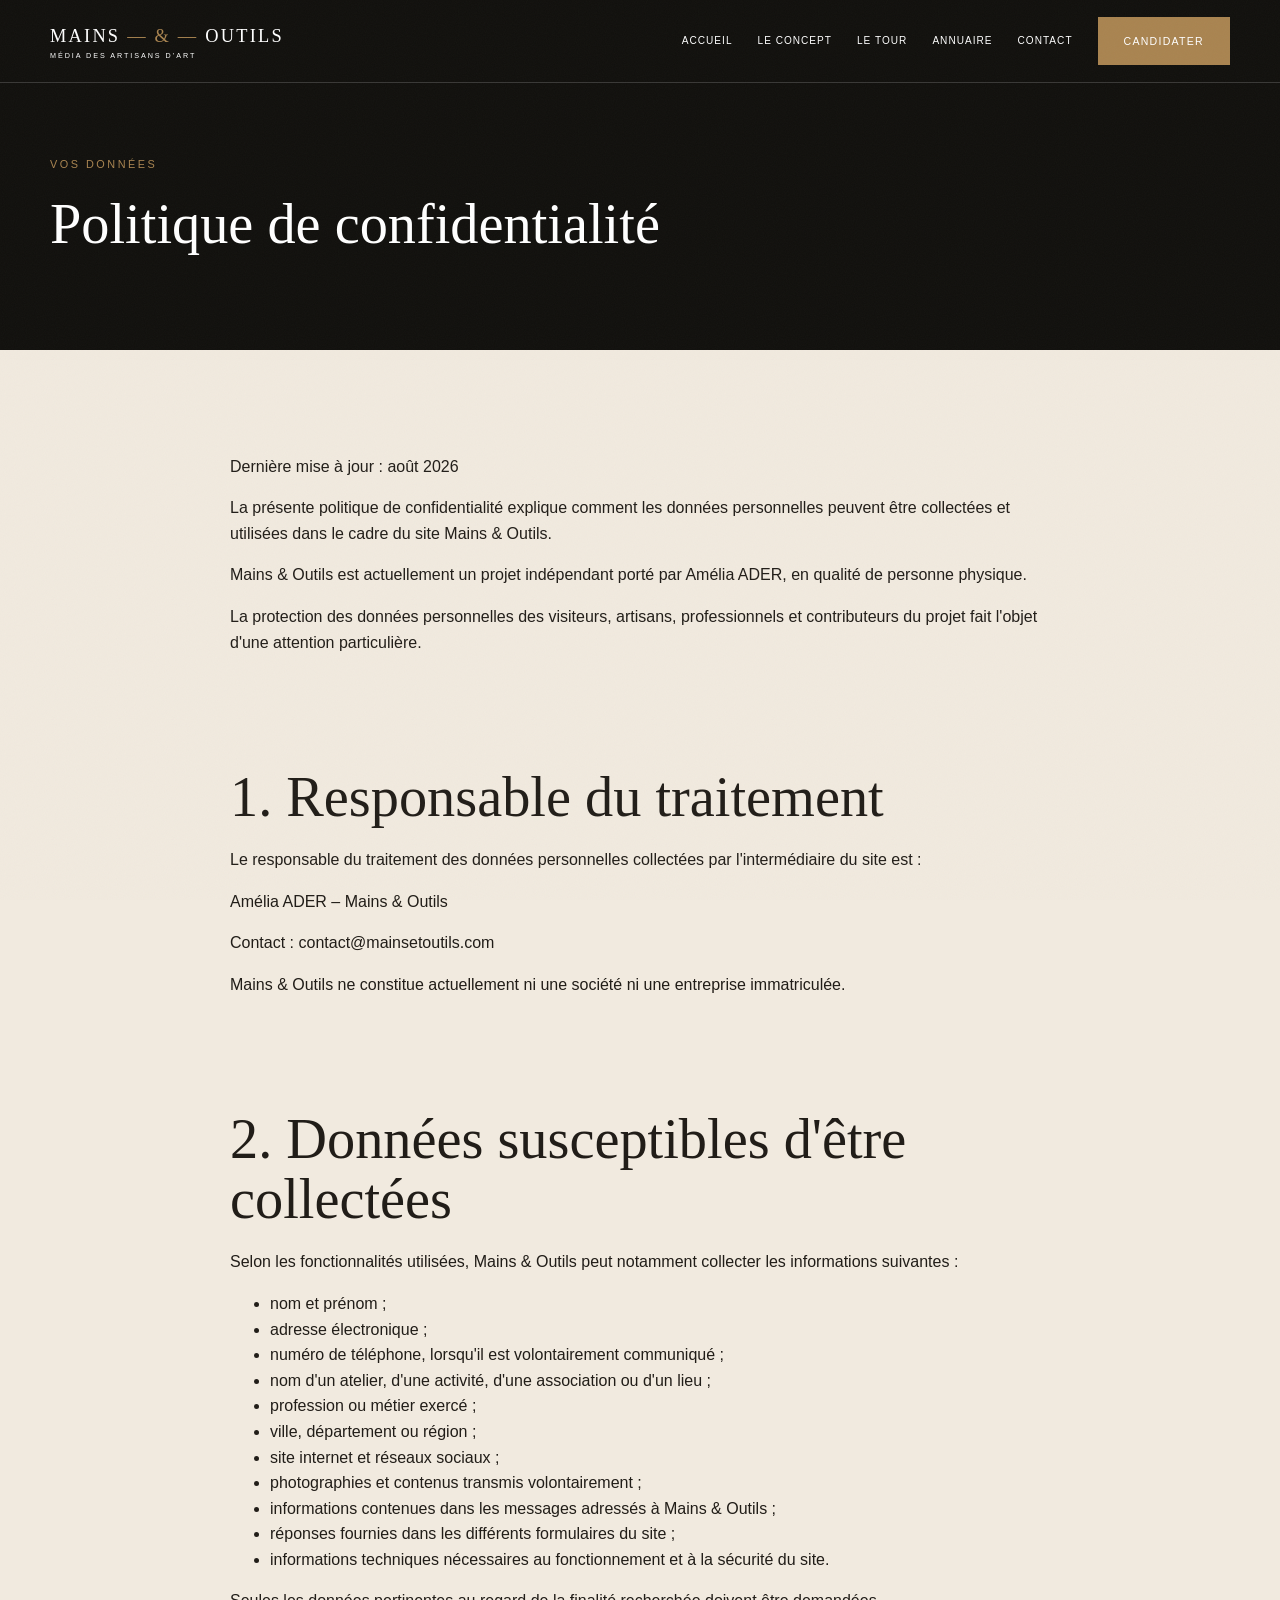
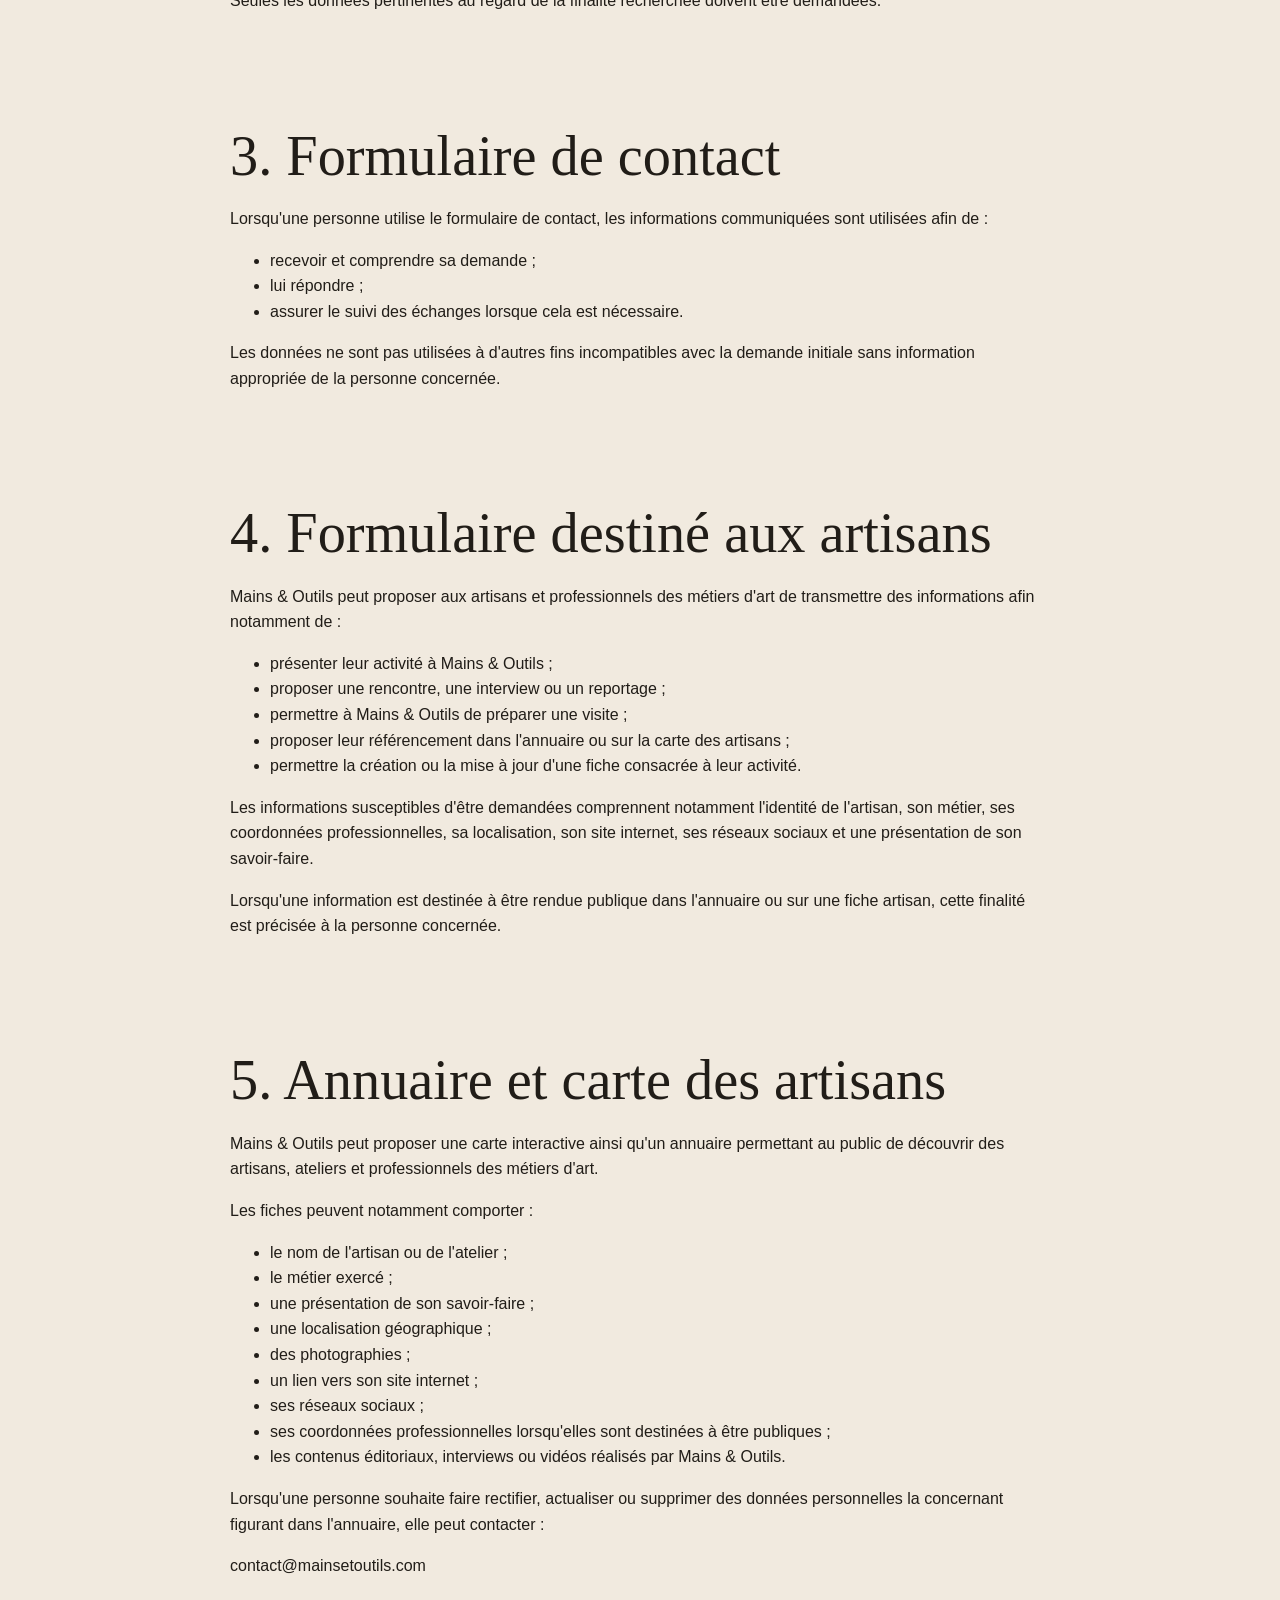
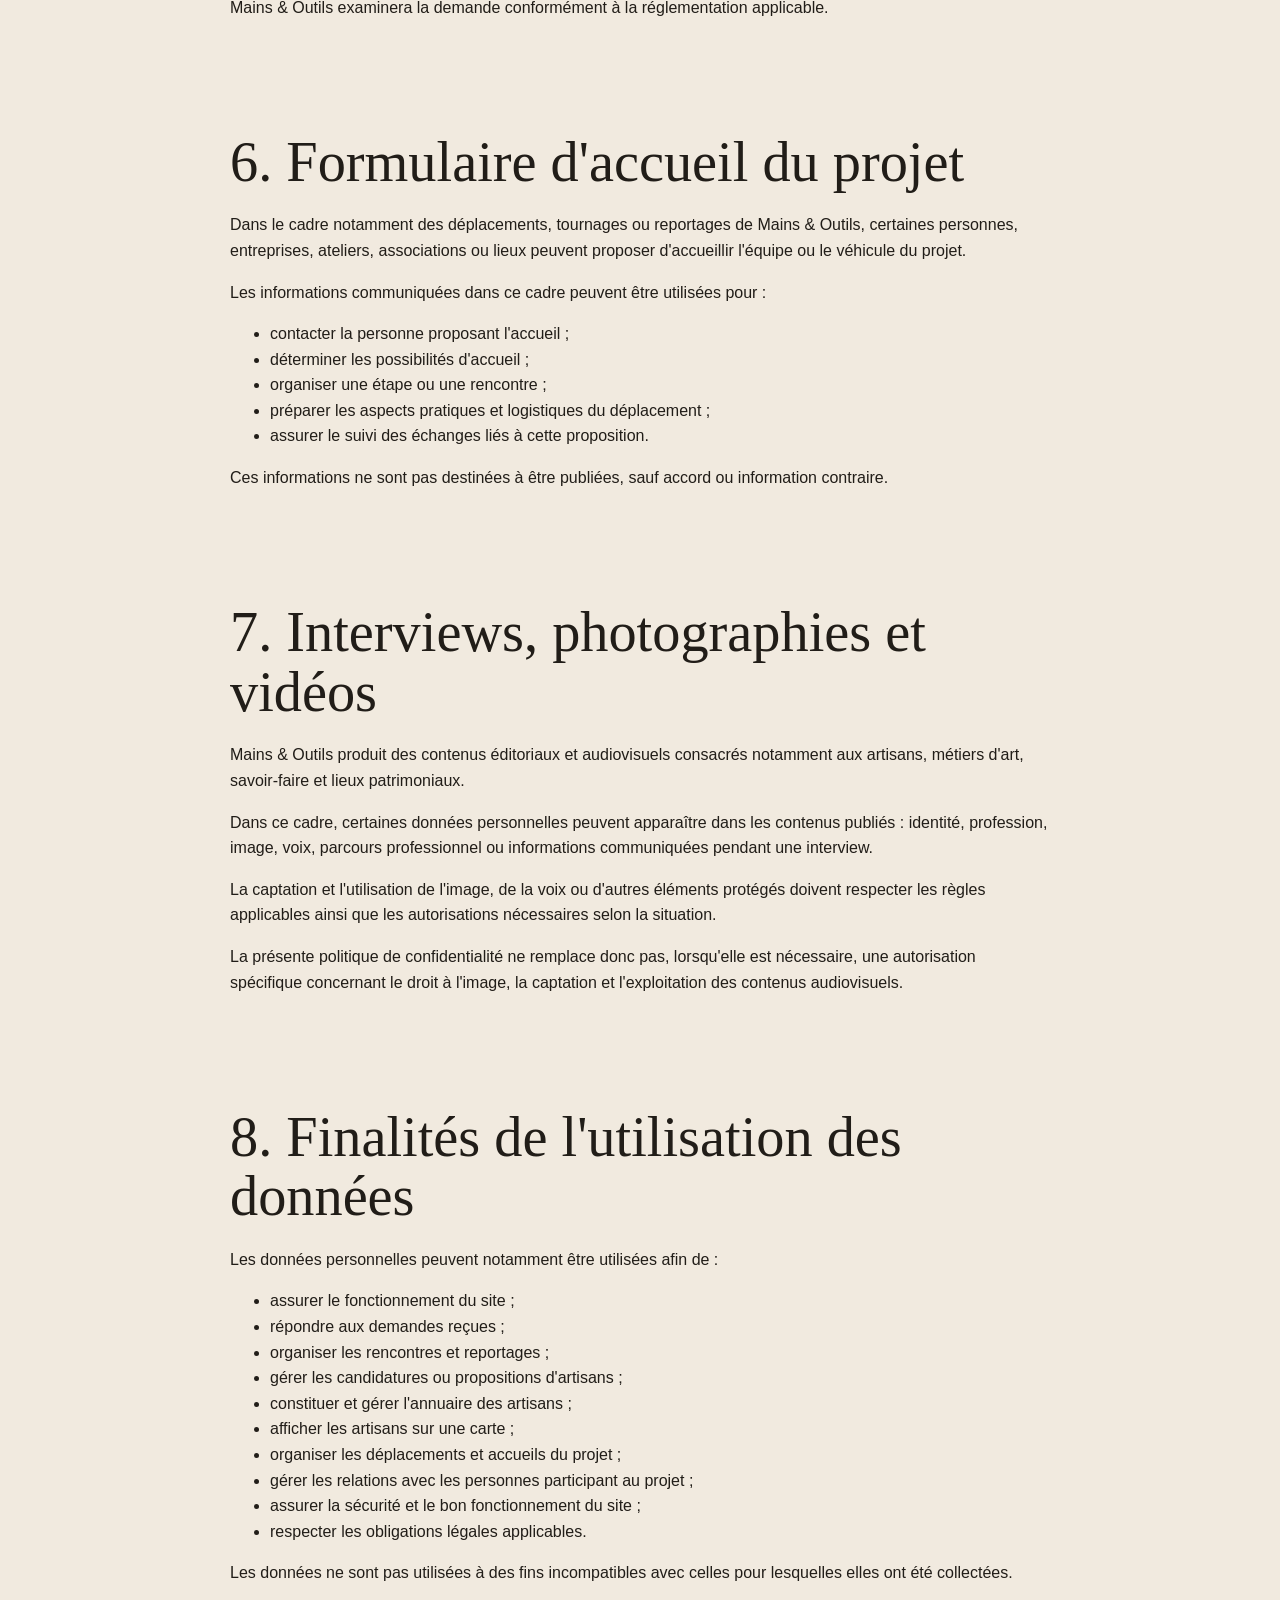
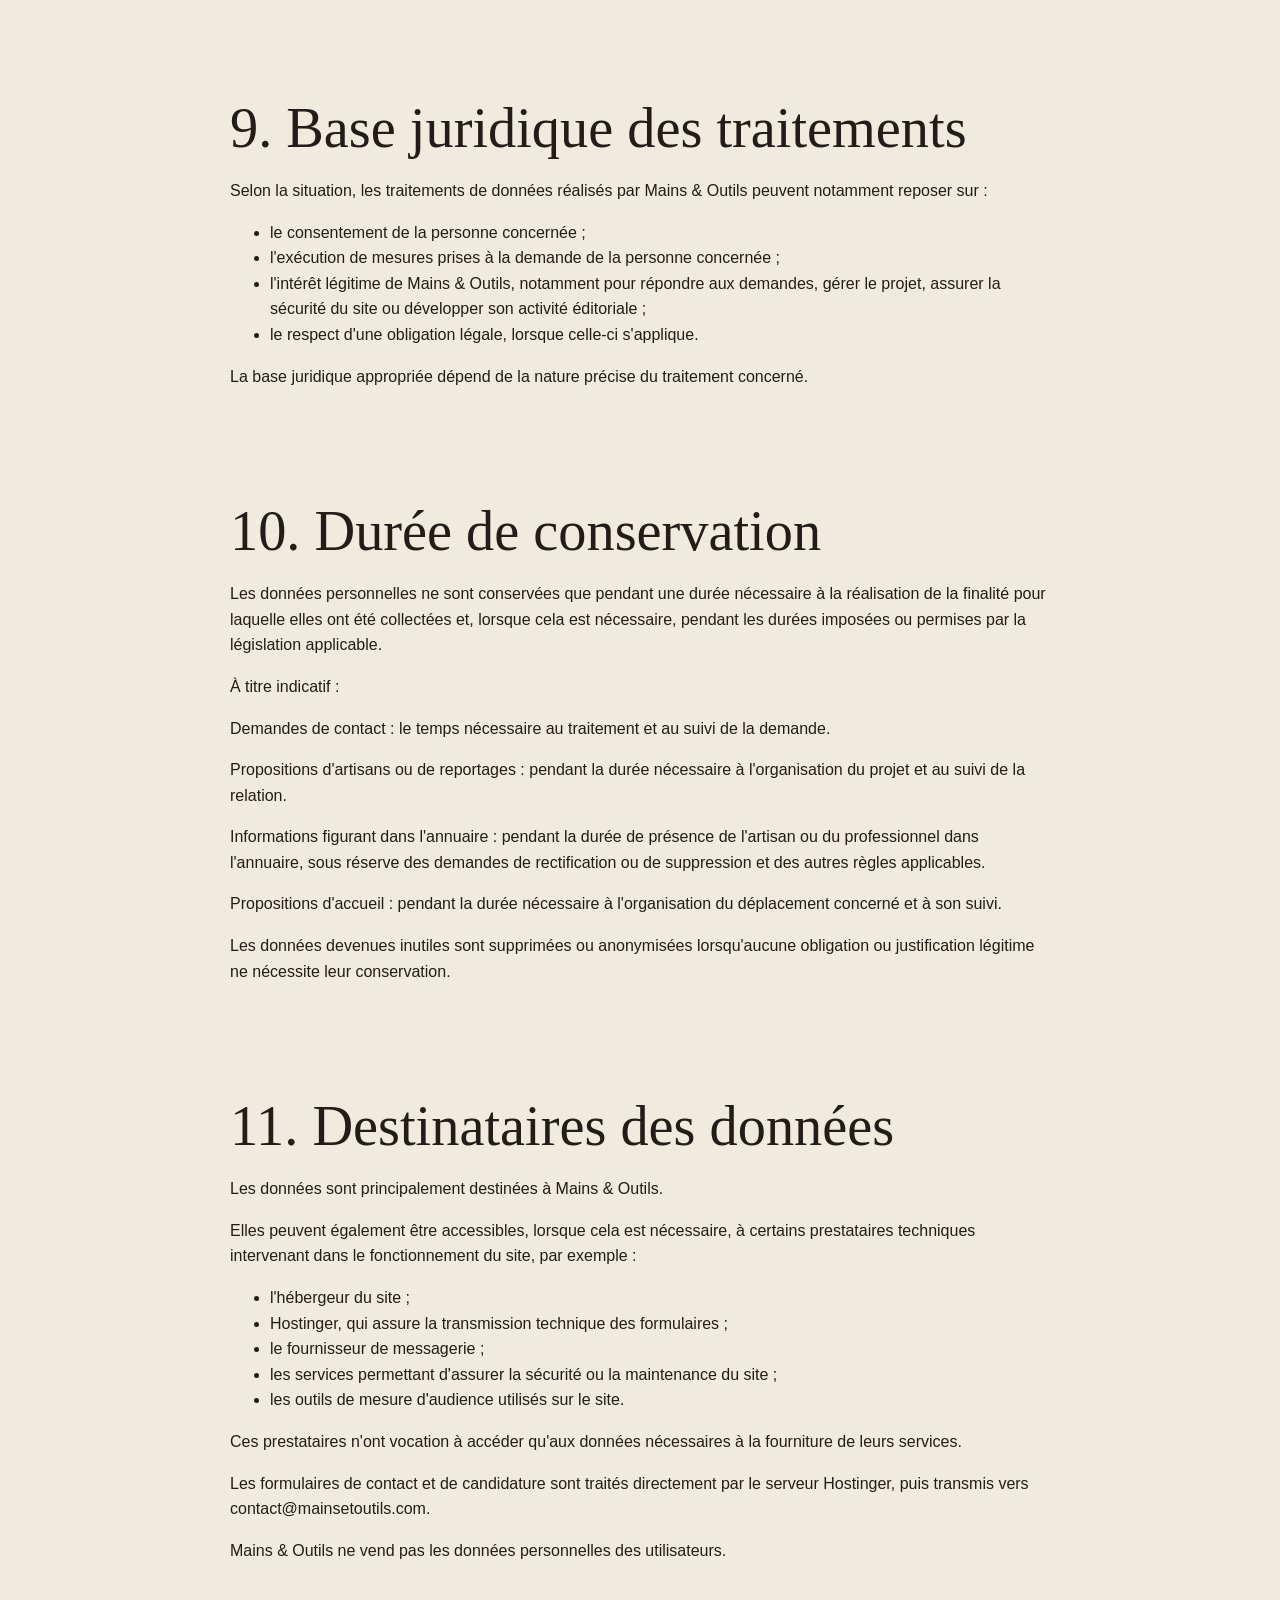
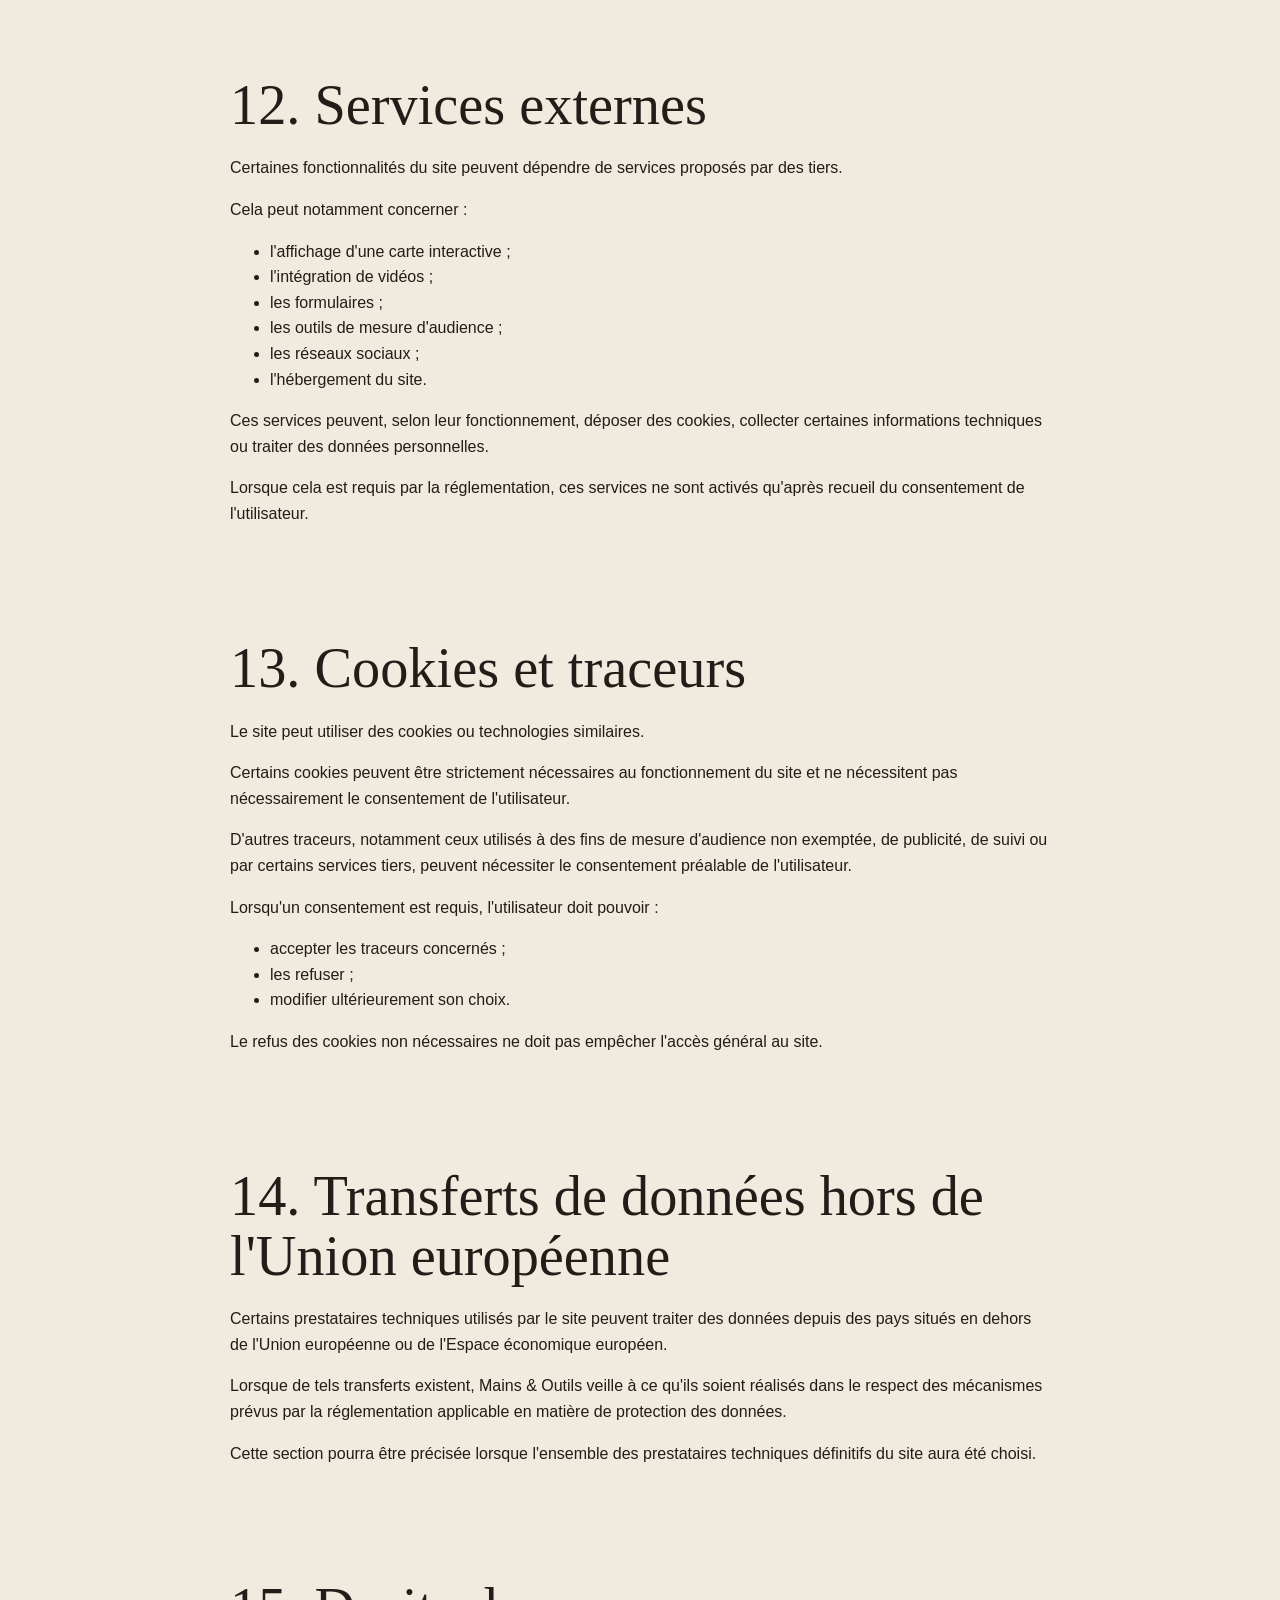
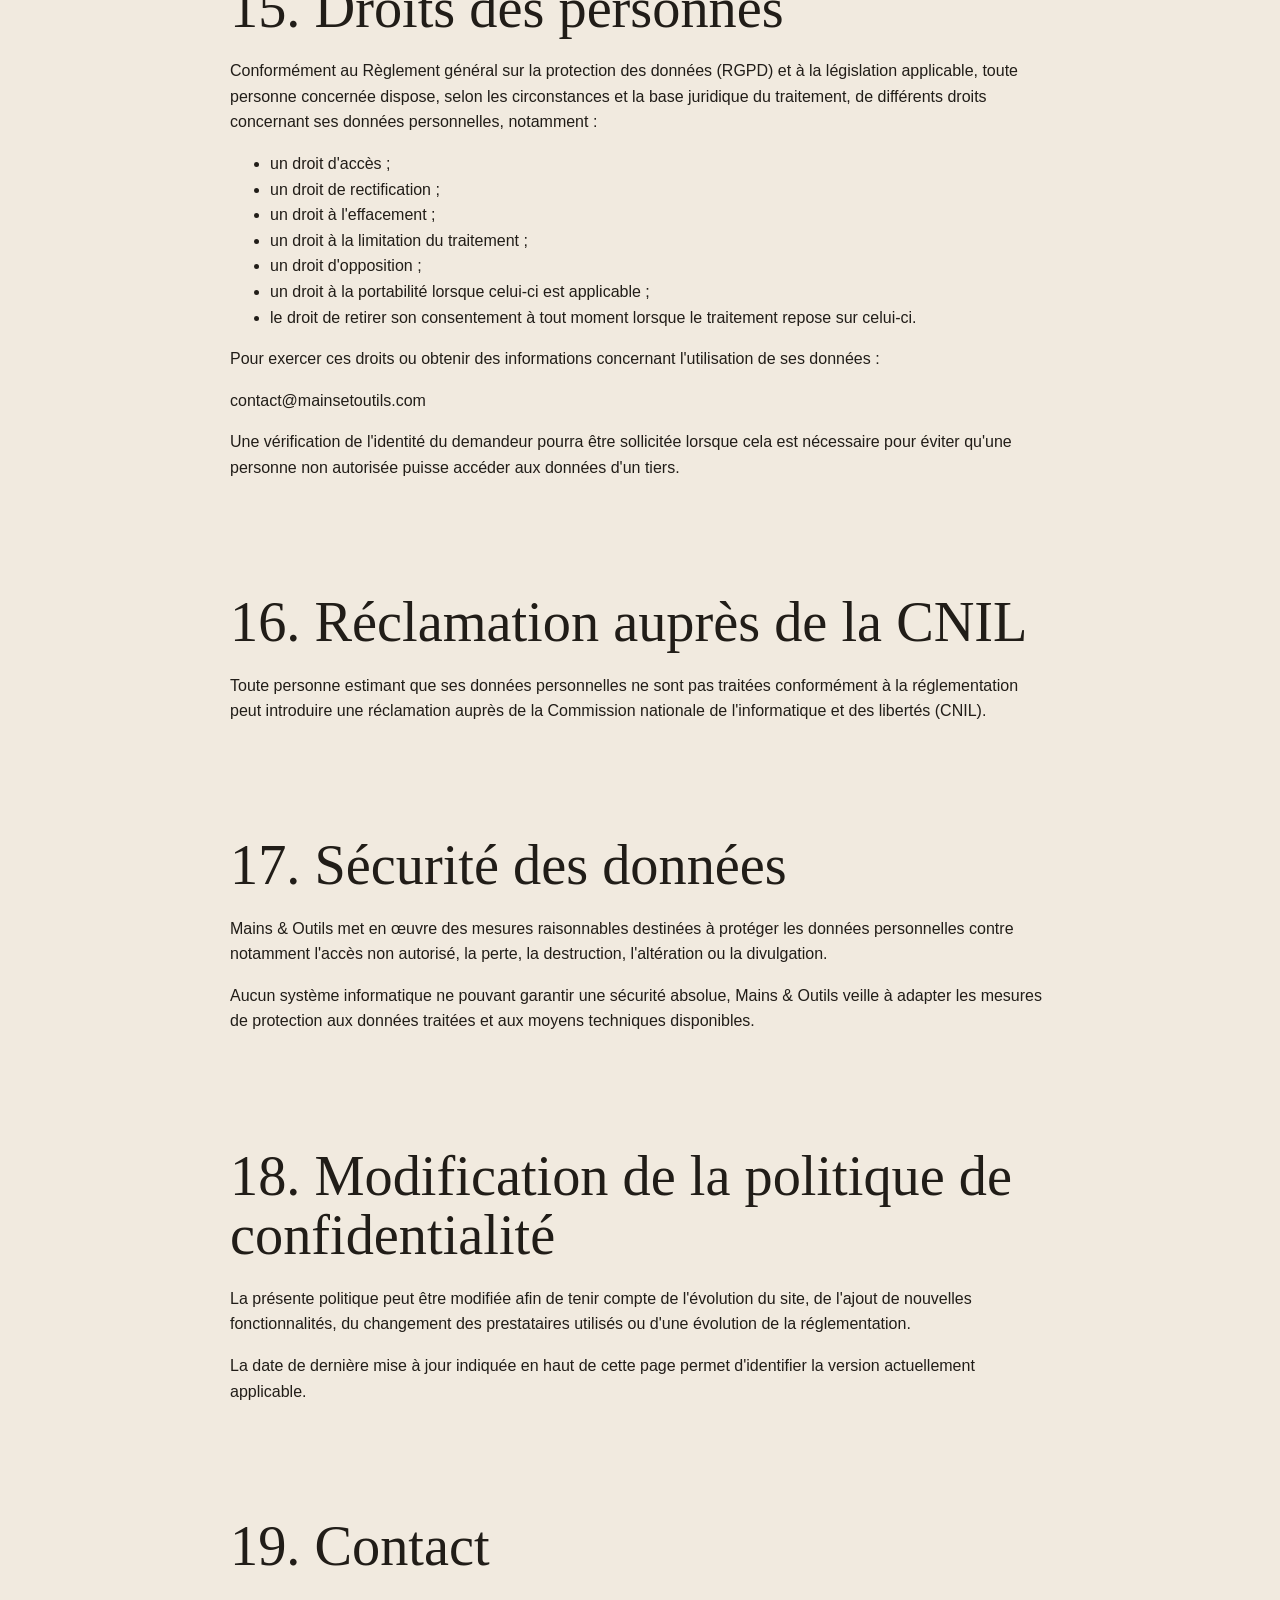
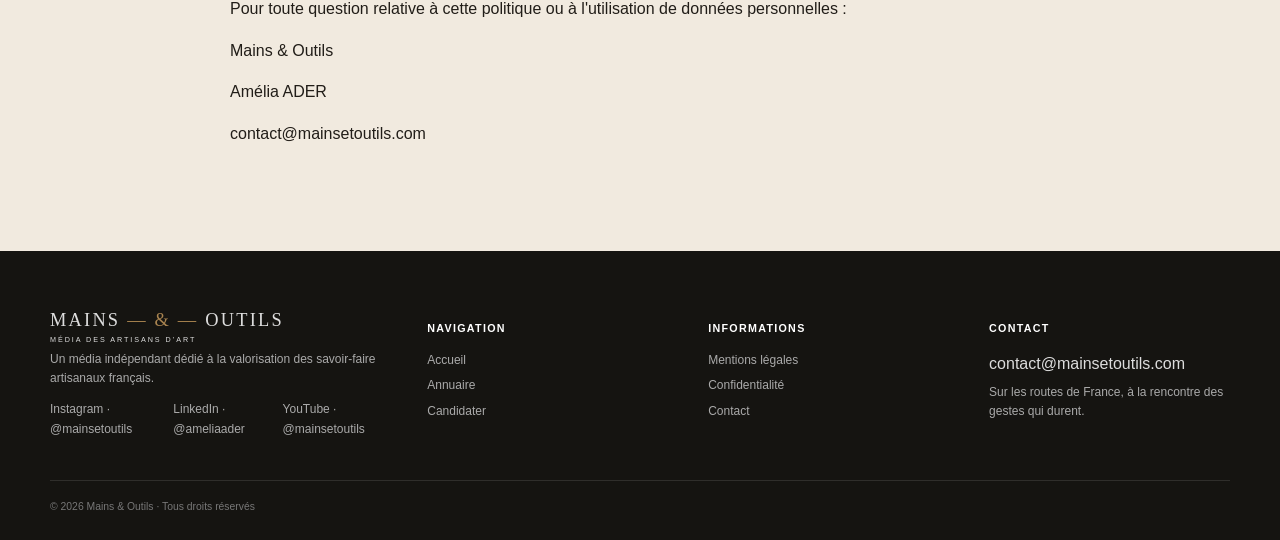
<file: confidentialite.html>
<!doctype html><html lang="fr"><head><meta charset="utf-8"><meta name="viewport" content="width=device-width,initial-scale=1"><title>Politique de confidentialit&#233; — Mains &amp; Outils</title><meta name="description" content="Consultez la politique de confidentialit&#233; et de protection des donn&#233;es personnelles de Mains &amp; Outils."><link rel="canonical" href="https://mainsetoutils.com/confidentialite.html"><meta property="og:locale" content="fr_FR"><meta property="og:type" content="website"><meta property="og:site_name" content="Mains &amp; Outils"><meta property="og:title" content="Politique de confidentialit&#233; — Mains &amp; Outils"><meta property="og:description" content="Consultez la politique de confidentialit&#233; et de protection des donn&#233;es personnelles de Mains &amp; Outils."><meta property="og:url" content="https://mainsetoutils.com/confidentialite.html"><meta property="og:image" content="https://mainsetoutils.com/assets/hero-main-et-outil.png"><meta name="twitter:card" content="summary_large_image"><link rel="stylesheet" href="styles.css?v=9"></head><body><div data-header></div><main><section class="page-hero"><div class="wrap"><span class="eyebrow">Vos données</span><h1 class="page-title">Politique de confidentialité</h1></div></section><section class="section"><article class="wrap legal"><p class="legal-updated">Derni&#232;re mise &#224; jour : ao&#251;t 2026</p><p>La pr&#233;sente politique de confidentialit&#233; explique comment les donn&#233;es personnelles peuvent &#234;tre collect&#233;es et utilis&#233;es dans le cadre du site Mains &amp; Outils.</p><p>Mains &amp; Outils est actuellement un projet ind&#233;pendant port&#233; par Am&#233;lia ADER, en qualit&#233; de personne physique.</p><p>La protection des donn&#233;es personnelles des visiteurs, artisans, professionnels et contributeurs du projet fait l&#39;objet d&#39;une attention particuli&#232;re.</p><h2>1. Responsable du traitement</h2><p>Le responsable du traitement des donn&#233;es personnelles collect&#233;es par l&#39;interm&#233;diaire du site est :</p><p>Am&#233;lia ADER – Mains &amp; Outils</p><p>Contact : <a href="mailto:contact@mainsetoutils.com">contact@mainsetoutils.com</a></p><p>Mains &amp; Outils ne constitue actuellement ni une soci&#233;t&#233; ni une entreprise immatricul&#233;e.</p><h2>2. Donn&#233;es susceptibles d&#39;&#234;tre collect&#233;es</h2><p>Selon les fonctionnalit&#233;s utilis&#233;es, Mains &amp; Outils peut notamment collecter les informations suivantes :</p><ul><li>nom et pr&#233;nom ;</li><li>adresse &#233;lectronique ;</li><li>num&#233;ro de t&#233;l&#233;phone, lorsqu&#39;il est volontairement communiqu&#233; ;</li><li>nom d&#39;un atelier, d&#39;une activit&#233;, d&#39;une association ou d&#39;un lieu ;</li><li>profession ou m&#233;tier exerc&#233; ;</li><li>ville, d&#233;partement ou r&#233;gion ;</li><li>site internet et r&#233;seaux sociaux ;</li><li>photographies et contenus transmis volontairement ;</li><li>informations contenues dans les messages adress&#233;s &#224; Mains &amp; Outils ;</li><li>r&#233;ponses fournies dans les diff&#233;rents formulaires du site ;</li><li>informations techniques n&#233;cessaires au fonctionnement et &#224; la s&#233;curit&#233; du site.</li></ul><p>Seules les donn&#233;es pertinentes au regard de la finalit&#233; recherch&#233;e doivent &#234;tre demand&#233;es.</p><h2>3. Formulaire de contact</h2><p>Lorsqu&#39;une personne utilise le formulaire de contact, les informations communiqu&#233;es sont utilis&#233;es afin de :</p><ul><li>recevoir et comprendre sa demande ;</li><li>lui r&#233;pondre ;</li><li>assurer le suivi des &#233;changes lorsque cela est n&#233;cessaire.</li></ul><p>Les donn&#233;es ne sont pas utilis&#233;es &#224; d&#39;autres fins incompatibles avec la demande initiale sans information appropri&#233;e de la personne concern&#233;e.</p><h2>4. Formulaire destin&#233; aux artisans</h2><p>Mains &amp; Outils peut proposer aux artisans et professionnels des m&#233;tiers d&#39;art de transmettre des informations afin notamment de :</p><ul><li>pr&#233;senter leur activit&#233; &#224; Mains &amp; Outils ;</li><li>proposer une rencontre, une interview ou un reportage ;</li><li>permettre &#224; Mains &amp; Outils de pr&#233;parer une visite ;</li><li>proposer leur r&#233;f&#233;rencement dans l&#39;annuaire ou sur la carte des artisans ;</li><li>permettre la cr&#233;ation ou la mise &#224; jour d&#39;une fiche consacr&#233;e &#224; leur activit&#233;.</li></ul><p>Les informations susceptibles d&#39;&#234;tre demand&#233;es comprennent notamment l&#39;identit&#233; de l&#39;artisan, son m&#233;tier, ses coordonn&#233;es professionnelles, sa localisation, son site internet, ses r&#233;seaux sociaux et une pr&#233;sentation de son savoir-faire.</p><p>Lorsqu&#39;une information est destin&#233;e &#224; &#234;tre rendue publique dans l&#39;annuaire ou sur une fiche artisan, cette finalit&#233; est pr&#233;cis&#233;e &#224; la personne concern&#233;e.</p><h2>5. Annuaire et carte des artisans</h2><p>Mains &amp; Outils peut proposer une carte interactive ainsi qu&#39;un annuaire permettant au public de d&#233;couvrir des artisans, ateliers et professionnels des m&#233;tiers d&#39;art.</p><p>Les fiches peuvent notamment comporter :</p><ul><li>le nom de l&#39;artisan ou de l&#39;atelier ;</li><li>le m&#233;tier exerc&#233; ;</li><li>une pr&#233;sentation de son savoir-faire ;</li><li>une localisation g&#233;ographique ;</li><li>des photographies ;</li><li>un lien vers son site internet ;</li><li>ses r&#233;seaux sociaux ;</li><li>ses coordonn&#233;es professionnelles lorsqu&#39;elles sont destin&#233;es &#224; &#234;tre publiques ;</li><li>les contenus &#233;ditoriaux, interviews ou vid&#233;os r&#233;alis&#233;s par Mains &amp; Outils.</li></ul><p>Lorsqu&#39;une personne souhaite faire rectifier, actualiser ou supprimer des donn&#233;es personnelles la concernant figurant dans l&#39;annuaire, elle peut contacter :</p><p><a href="mailto:contact@mainsetoutils.com">contact@mainsetoutils.com</a></p><p>Mains &amp; Outils examinera la demande conform&#233;ment &#224; la r&#233;glementation applicable.</p><h2>6. Formulaire d&#39;accueil du projet</h2><p>Dans le cadre notamment des d&#233;placements, tournages ou reportages de Mains &amp; Outils, certaines personnes, entreprises, ateliers, associations ou lieux peuvent proposer d&#39;accueillir l&#39;&#233;quipe ou le v&#233;hicule du projet.</p><p>Les informations communiqu&#233;es dans ce cadre peuvent &#234;tre utilis&#233;es pour :</p><ul><li>contacter la personne proposant l&#39;accueil ;</li><li>d&#233;terminer les possibilit&#233;s d&#39;accueil ;</li><li>organiser une &#233;tape ou une rencontre ;</li><li>pr&#233;parer les aspects pratiques et logistiques du d&#233;placement ;</li><li>assurer le suivi des &#233;changes li&#233;s &#224; cette proposition.</li></ul><p>Ces informations ne sont pas destin&#233;es &#224; &#234;tre publi&#233;es, sauf accord ou information contraire.</p><h2>7. Interviews, photographies et vid&#233;os</h2><p>Mains &amp; Outils produit des contenus &#233;ditoriaux et audiovisuels consacr&#233;s notamment aux artisans, m&#233;tiers d&#39;art, savoir-faire et lieux patrimoniaux.</p><p>Dans ce cadre, certaines donn&#233;es personnelles peuvent appara&#238;tre dans les contenus publi&#233;s : identit&#233;, profession, image, voix, parcours professionnel ou informations communiqu&#233;es pendant une interview.</p><p>La captation et l&#39;utilisation de l&#39;image, de la voix ou d&#39;autres &#233;l&#233;ments prot&#233;g&#233;s doivent respecter les r&#232;gles applicables ainsi que les autorisations n&#233;cessaires selon la situation.</p><p>La pr&#233;sente politique de confidentialit&#233; ne remplace donc pas, lorsqu&#39;elle est n&#233;cessaire, une autorisation sp&#233;cifique concernant le droit &#224; l&#39;image, la captation et l&#39;exploitation des contenus audiovisuels.</p><h2>8. Finalit&#233;s de l&#39;utilisation des donn&#233;es</h2><p>Les donn&#233;es personnelles peuvent notamment &#234;tre utilis&#233;es afin de :</p><ul><li>assurer le fonctionnement du site ;</li><li>r&#233;pondre aux demandes re&#231;ues ;</li><li>organiser les rencontres et reportages ;</li><li>g&#233;rer les candidatures ou propositions d&#39;artisans ;</li><li>constituer et g&#233;rer l&#39;annuaire des artisans ;</li><li>afficher les artisans sur une carte ;</li><li>organiser les d&#233;placements et accueils du projet ;</li><li>g&#233;rer les relations avec les personnes participant au projet ;</li><li>assurer la s&#233;curit&#233; et le bon fonctionnement du site ;</li><li>respecter les obligations l&#233;gales applicables.</li></ul><p>Les donn&#233;es ne sont pas utilis&#233;es &#224; des fins incompatibles avec celles pour lesquelles elles ont &#233;t&#233; collect&#233;es.</p><h2>9. Base juridique des traitements</h2><p>Selon la situation, les traitements de donn&#233;es r&#233;alis&#233;s par Mains &amp; Outils peuvent notamment reposer sur :</p><ul><li>le consentement de la personne concern&#233;e ;</li><li>l&#39;ex&#233;cution de mesures prises &#224; la demande de la personne concern&#233;e ;</li><li>l&#39;int&#233;r&#234;t l&#233;gitime de Mains &amp; Outils, notamment pour r&#233;pondre aux demandes, g&#233;rer le projet, assurer la s&#233;curit&#233; du site ou d&#233;velopper son activit&#233; &#233;ditoriale ;</li><li>le respect d&#39;une obligation l&#233;gale, lorsque celle-ci s&#39;applique.</li></ul><p>La base juridique appropri&#233;e d&#233;pend de la nature pr&#233;cise du traitement concern&#233;.</p><h2>10. Dur&#233;e de conservation</h2><p>Les donn&#233;es personnelles ne sont conserv&#233;es que pendant une dur&#233;e n&#233;cessaire &#224; la r&#233;alisation de la finalit&#233; pour laquelle elles ont &#233;t&#233; collect&#233;es et, lorsque cela est n&#233;cessaire, pendant les dur&#233;es impos&#233;es ou permises par la l&#233;gislation applicable.</p><p>&#192; titre indicatif :</p><p>Demandes de contact : le temps n&#233;cessaire au traitement et au suivi de la demande.</p><p>Propositions d&#39;artisans ou de reportages : pendant la dur&#233;e n&#233;cessaire &#224; l&#39;organisation du projet et au suivi de la relation.</p><p>Informations figurant dans l&#39;annuaire : pendant la dur&#233;e de pr&#233;sence de l&#39;artisan ou du professionnel dans l&#39;annuaire, sous r&#233;serve des demandes de rectification ou de suppression et des autres r&#232;gles applicables.</p><p>Propositions d&#39;accueil : pendant la dur&#233;e n&#233;cessaire &#224; l&#39;organisation du d&#233;placement concern&#233; et &#224; son suivi.</p><p>Les donn&#233;es devenues inutiles sont supprim&#233;es ou anonymis&#233;es lorsqu&#39;aucune obligation ou justification l&#233;gitime ne n&#233;cessite leur conservation.</p><h2>11. Destinataires des donn&#233;es</h2><p>Les donn&#233;es sont principalement destin&#233;es &#224; Mains &amp; Outils.</p><p>Elles peuvent &#233;galement &#234;tre accessibles, lorsque cela est n&#233;cessaire, &#224; certains prestataires techniques intervenant dans le fonctionnement du site, par exemple :</p><ul><li>l&#39;h&#233;bergeur du site ;</li><li>Hostinger, qui assure la transmission technique des formulaires ;</li><li>le fournisseur de messagerie ;</li><li>les services permettant d&#39;assurer la s&#233;curit&#233; ou la maintenance du site ;</li><li>les outils de mesure d&#39;audience utilis&#233;s sur le site.</li></ul><p>Ces prestataires n&#39;ont vocation &#224; acc&#233;der qu&#39;aux donn&#233;es n&#233;cessaires &#224; la fourniture de leurs services.</p><p>Les formulaires de contact et de candidature sont trait&#233;s directement par le serveur Hostinger, puis transmis vers contact@mainsetoutils.com.</p><p>Mains &amp; Outils ne vend pas les donn&#233;es personnelles des utilisateurs.</p><h2>12. Services externes</h2><p>Certaines fonctionnalit&#233;s du site peuvent d&#233;pendre de services propos&#233;s par des tiers.</p><p>Cela peut notamment concerner :</p><ul><li>l&#39;affichage d&#39;une carte interactive ;</li><li>l&#39;int&#233;gration de vid&#233;os ;</li><li>les formulaires ;</li><li>les outils de mesure d&#39;audience ;</li><li>les r&#233;seaux sociaux ;</li><li>l&#39;h&#233;bergement du site.</li></ul><p>Ces services peuvent, selon leur fonctionnement, d&#233;poser des cookies, collecter certaines informations techniques ou traiter des donn&#233;es personnelles.</p><p>Lorsque cela est requis par la r&#233;glementation, ces services ne sont activ&#233;s qu&#39;apr&#232;s recueil du consentement de l&#39;utilisateur.</p><h2>13. Cookies et traceurs</h2><p>Le site peut utiliser des cookies ou technologies similaires.</p><p>Certains cookies peuvent &#234;tre strictement n&#233;cessaires au fonctionnement du site et ne n&#233;cessitent pas n&#233;cessairement le consentement de l&#39;utilisateur.</p><p>D&#39;autres traceurs, notamment ceux utilis&#233;s &#224; des fins de mesure d&#39;audience non exempt&#233;e, de publicit&#233;, de suivi ou par certains services tiers, peuvent n&#233;cessiter le consentement pr&#233;alable de l&#39;utilisateur.</p><p>Lorsqu&#39;un consentement est requis, l&#39;utilisateur doit pouvoir :</p><ul><li>accepter les traceurs concern&#233;s ;</li><li>les refuser ;</li><li>modifier ult&#233;rieurement son choix.</li></ul><p>Le refus des cookies non n&#233;cessaires ne doit pas emp&#234;cher l&#39;acc&#232;s g&#233;n&#233;ral au site.</p><h2>14. Transferts de donn&#233;es hors de l&#39;Union europ&#233;enne</h2><p>Certains prestataires techniques utilis&#233;s par le site peuvent traiter des donn&#233;es depuis des pays situ&#233;s en dehors de l&#39;Union europ&#233;enne ou de l&#39;Espace &#233;conomique europ&#233;en.</p><p>Lorsque de tels transferts existent, Mains &amp; Outils veille &#224; ce qu&#39;ils soient r&#233;alis&#233;s dans le respect des m&#233;canismes pr&#233;vus par la r&#233;glementation applicable en mati&#232;re de protection des donn&#233;es.</p><p>Cette section pourra &#234;tre pr&#233;cis&#233;e lorsque l&#39;ensemble des prestataires techniques d&#233;finitifs du site aura &#233;t&#233; choisi.</p><h2>15. Droits des personnes</h2><p>Conform&#233;ment au R&#232;glement g&#233;n&#233;ral sur la protection des donn&#233;es (RGPD) et &#224; la l&#233;gislation applicable, toute personne concern&#233;e dispose, selon les circonstances et la base juridique du traitement, de diff&#233;rents droits concernant ses donn&#233;es personnelles, notamment :</p><ul><li>un droit d&#39;acc&#232;s ;</li><li>un droit de rectification ;</li><li>un droit &#224; l&#39;effacement ;</li><li>un droit &#224; la limitation du traitement ;</li><li>un droit d&#39;opposition ;</li><li>un droit &#224; la portabilit&#233; lorsque celui-ci est applicable ;</li><li>le droit de retirer son consentement &#224; tout moment lorsque le traitement repose sur celui-ci.</li></ul><p>Pour exercer ces droits ou obtenir des informations concernant l&#39;utilisation de ses donn&#233;es :</p><p><a href="mailto:contact@mainsetoutils.com">contact@mainsetoutils.com</a></p><p>Une v&#233;rification de l&#39;identit&#233; du demandeur pourra &#234;tre sollicit&#233;e lorsque cela est n&#233;cessaire pour &#233;viter qu&#39;une personne non autoris&#233;e puisse acc&#233;der aux donn&#233;es d&#39;un tiers.</p><h2>16. R&#233;clamation aupr&#232;s de la CNIL</h2><p>Toute personne estimant que ses donn&#233;es personnelles ne sont pas trait&#233;es conform&#233;ment &#224; la r&#233;glementation peut introduire une r&#233;clamation aupr&#232;s de la Commission nationale de l&#39;informatique et des libert&#233;s (CNIL).</p><h2>17. S&#233;curit&#233; des donn&#233;es</h2><p>Mains &amp; Outils met en œuvre des mesures raisonnables destin&#233;es &#224; prot&#233;ger les donn&#233;es personnelles contre notamment l&#39;acc&#232;s non autoris&#233;, la perte, la destruction, l&#39;alt&#233;ration ou la divulgation.</p><p>Aucun syst&#232;me informatique ne pouvant garantir une s&#233;curit&#233; absolue, Mains &amp; Outils veille &#224; adapter les mesures de protection aux donn&#233;es trait&#233;es et aux moyens techniques disponibles.</p><h2>18. Modification de la politique de confidentialit&#233;</h2><p>La pr&#233;sente politique peut &#234;tre modifi&#233;e afin de tenir compte de l&#39;&#233;volution du site, de l&#39;ajout de nouvelles fonctionnalit&#233;s, du changement des prestataires utilis&#233;s ou d&#39;une &#233;volution de la r&#233;glementation.</p><p>La date de derni&#232;re mise &#224; jour indiqu&#233;e en haut de cette page permet d&#39;identifier la version actuellement applicable.</p><h2>19. Contact</h2><p>Pour toute question relative &#224; cette politique ou &#224; l&#39;utilisation de donn&#233;es personnelles :</p><p>Mains &amp; Outils</p><p>Am&#233;lia ADER</p><p><a href="mailto:contact@mainsetoutils.com">contact@mainsetoutils.com</a></p></article></section></main><div data-footer></div><script src="mains-et-outils-v16.js?v=6"></script></body></html>
</file>
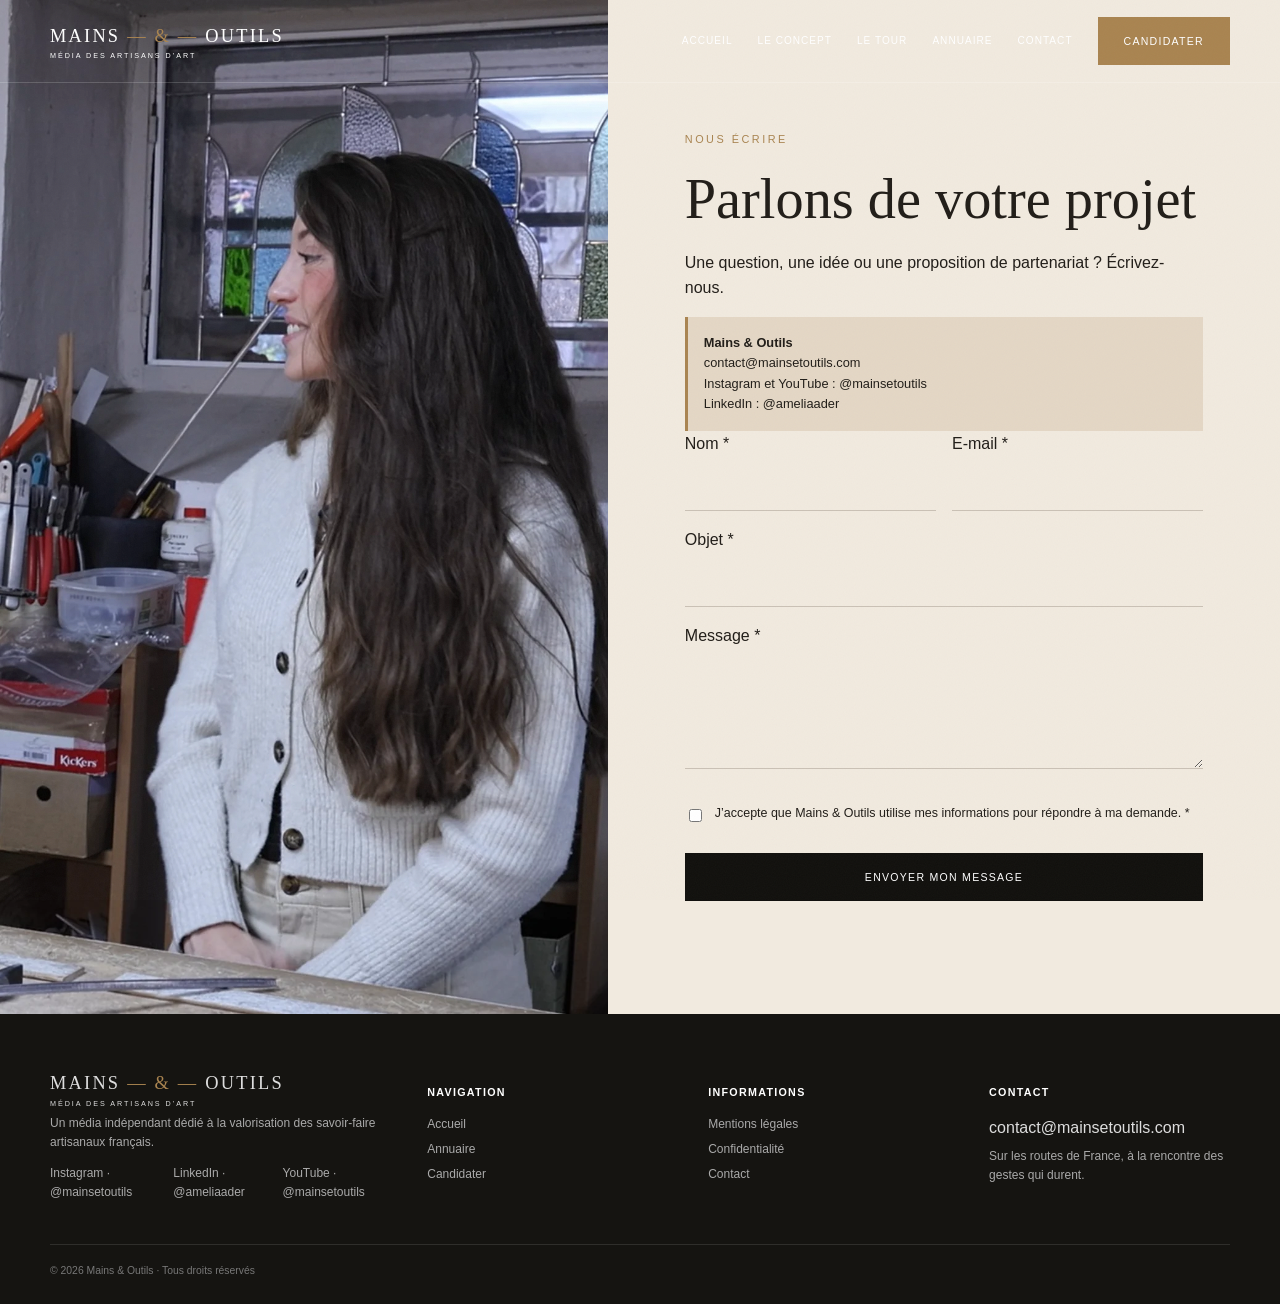
<file: contact.html>
<!doctype html><html lang="fr"><head><meta charset="utf-8"><meta name="viewport" content="width=device-width,initial-scale=1"><title>Contact — Mains &amp; Outils</title><meta name="description" content="Contactez Mains &amp; Outils pour proposer une id&#233;e, un partenariat ou poser une question sur le m&#233;dia et ses portraits d’artisans d’art."><link rel="canonical" href="https://mainsetoutils.com/contact.html"><meta property="og:locale" content="fr_FR"><meta property="og:type" content="website"><meta property="og:site_name" content="Mains &amp; Outils"><meta property="og:title" content="Contact — Mains &amp; Outils"><meta property="og:description" content="Contactez Mains &amp; Outils pour proposer une id&#233;e, un partenariat ou poser une question sur le m&#233;dia et ses portraits d’artisans d’art."><meta property="og:url" content="https://mainsetoutils.com/contact.html"><meta property="og:image" content="https://mainsetoutils.com/assets/artisans/contact-main-et-outil.webp"><meta name="twitter:card" content="summary_large_image"><link rel="stylesheet" href="styles.css?v=9"></head><body><div data-header></div><main class="form-layout"><div class="contact-image" role="img" aria-label="Portrait de la fondatrice de Mains & Outils dans un atelier de vitrail"></div><div class="form-panel"><span class="eyebrow">Nous écrire</span><h1 class="page-title">Parlons de votre projet</h1><p>Une question, une idée ou une proposition de partenariat ? Écrivez-nous.</p><div class="notice"><strong>Mains & Outils</strong><br><span>contact@mainsetoutils.com</span><br>Instagram et YouTube : @mainsetoutils<br>LinkedIn : @ameliaader</div><form data-form="contact" class="form-grid" action="send.php" method="POST"><input type="hidden" name="formulaire" value="contact"><label>Nom *<input name="nom" required autocomplete="name"></label><label>E-mail *<input type="email" name="email" required autocomplete="email"></label><label class="full">Objet *<input name="objet" required></label><label class="full">Message *<textarea name="message" required></textarea></label><label class="check full"><input type="checkbox" name="consentement" required> J’accepte que Mains & Outils utilise mes informations pour répondre à ma demande. *</label><button class="btn dark full" type="submit">Envoyer mon message</button><p class="success full" data-message aria-live="polite"></p></form></div></main><div data-footer></div><script src="mains-et-outils-v16.js?v=6"></script></body></html>
</file>
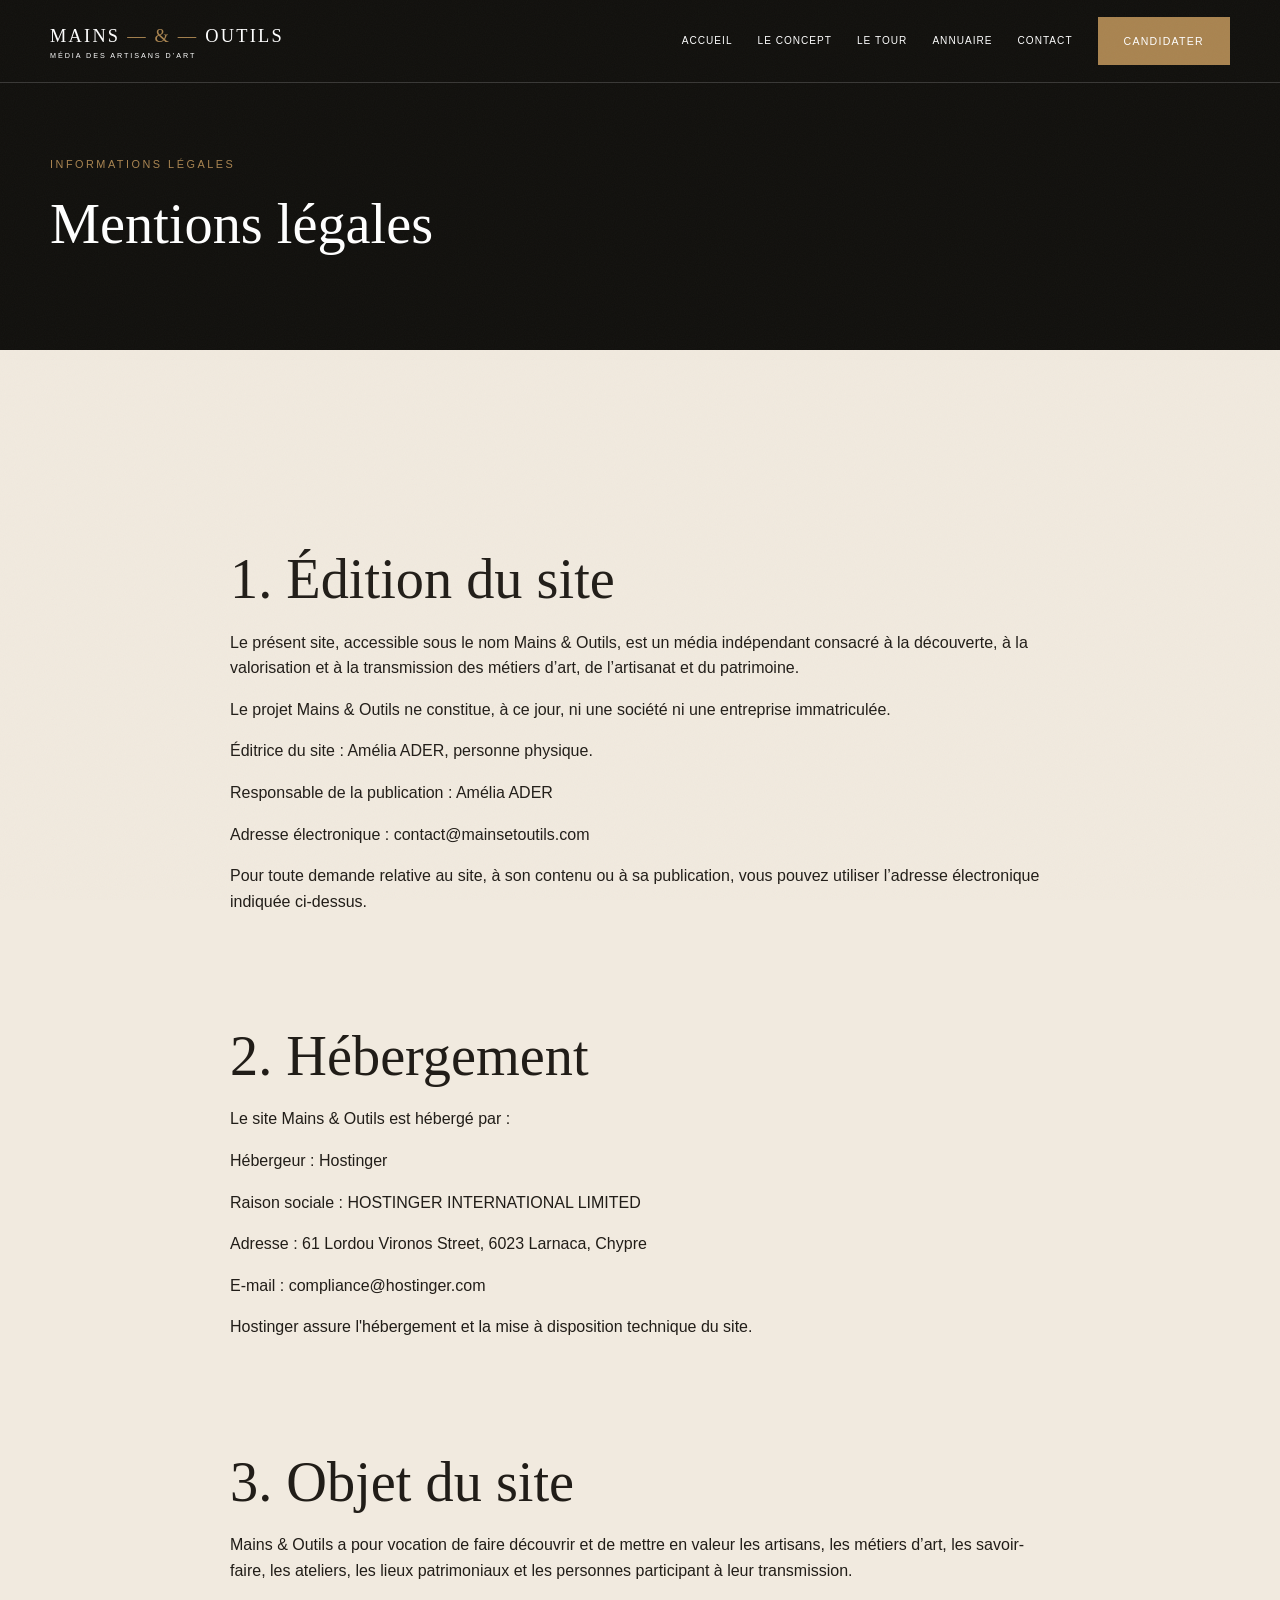
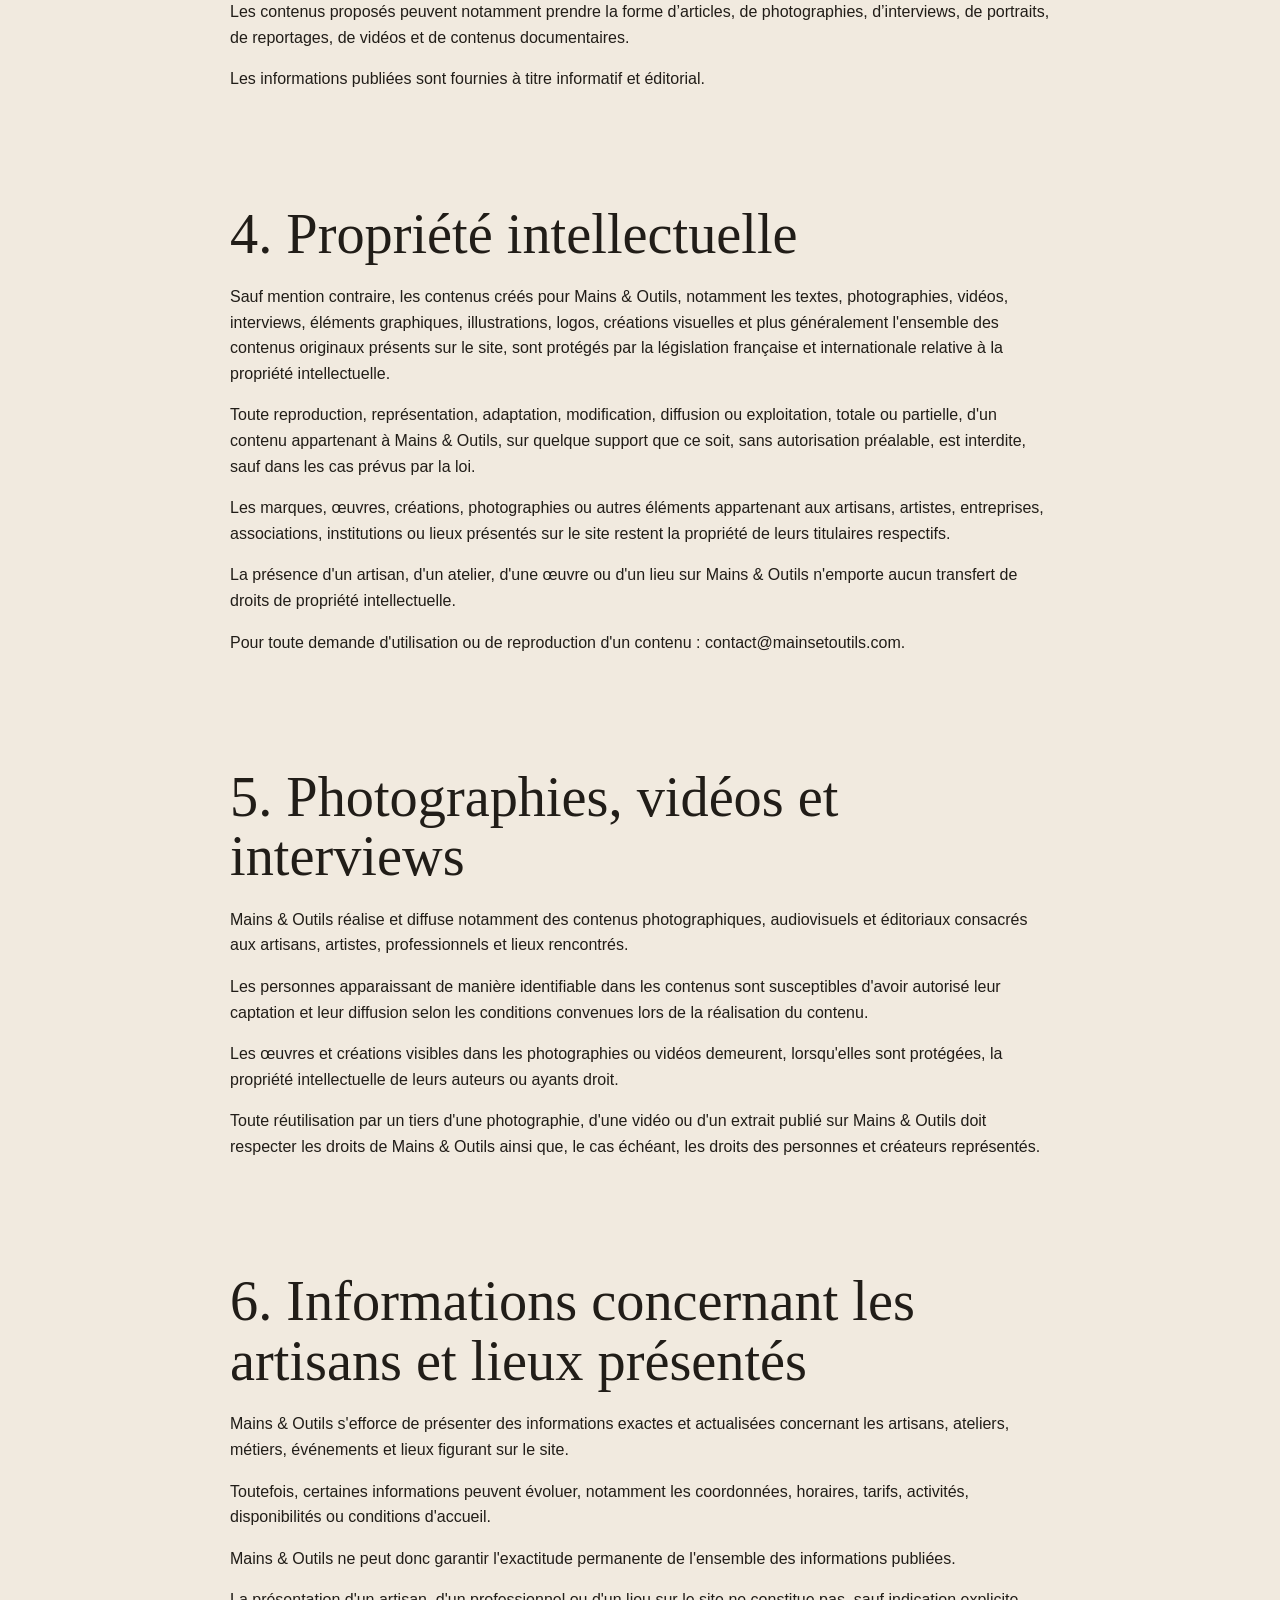
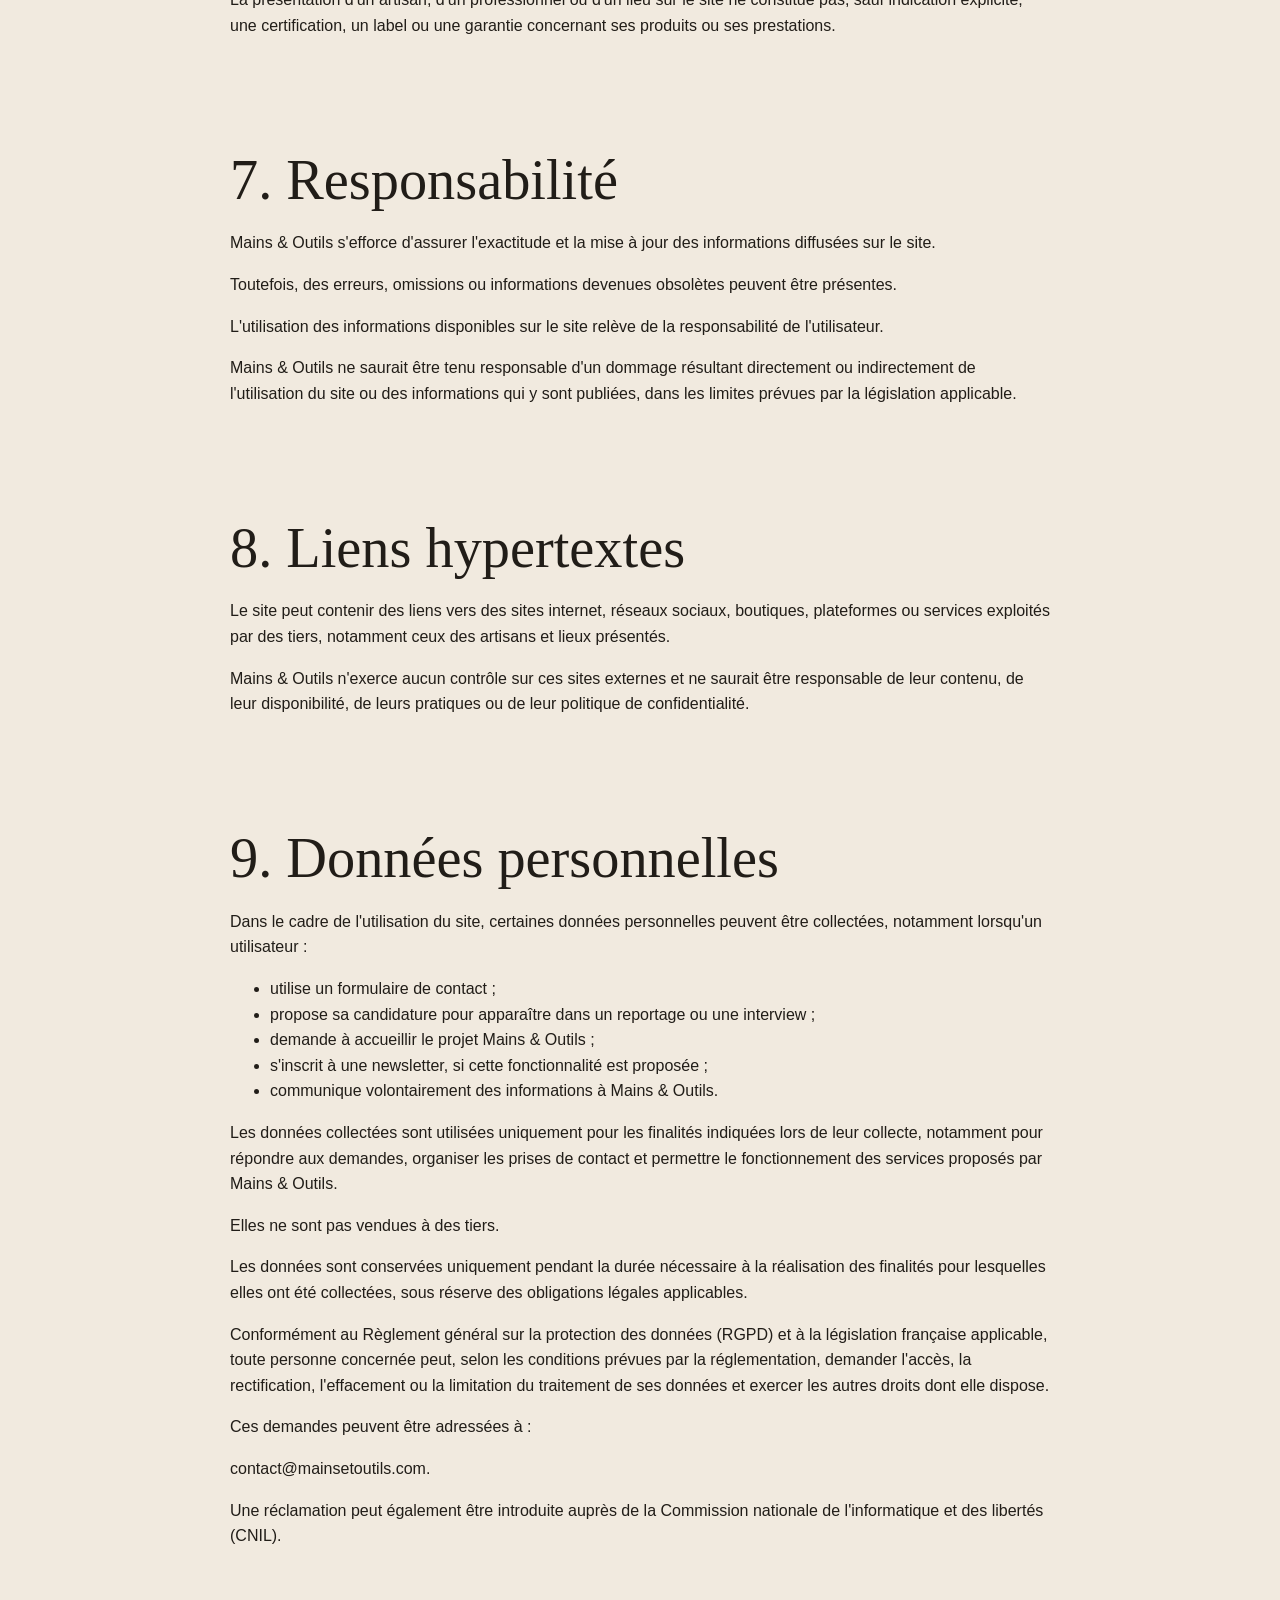
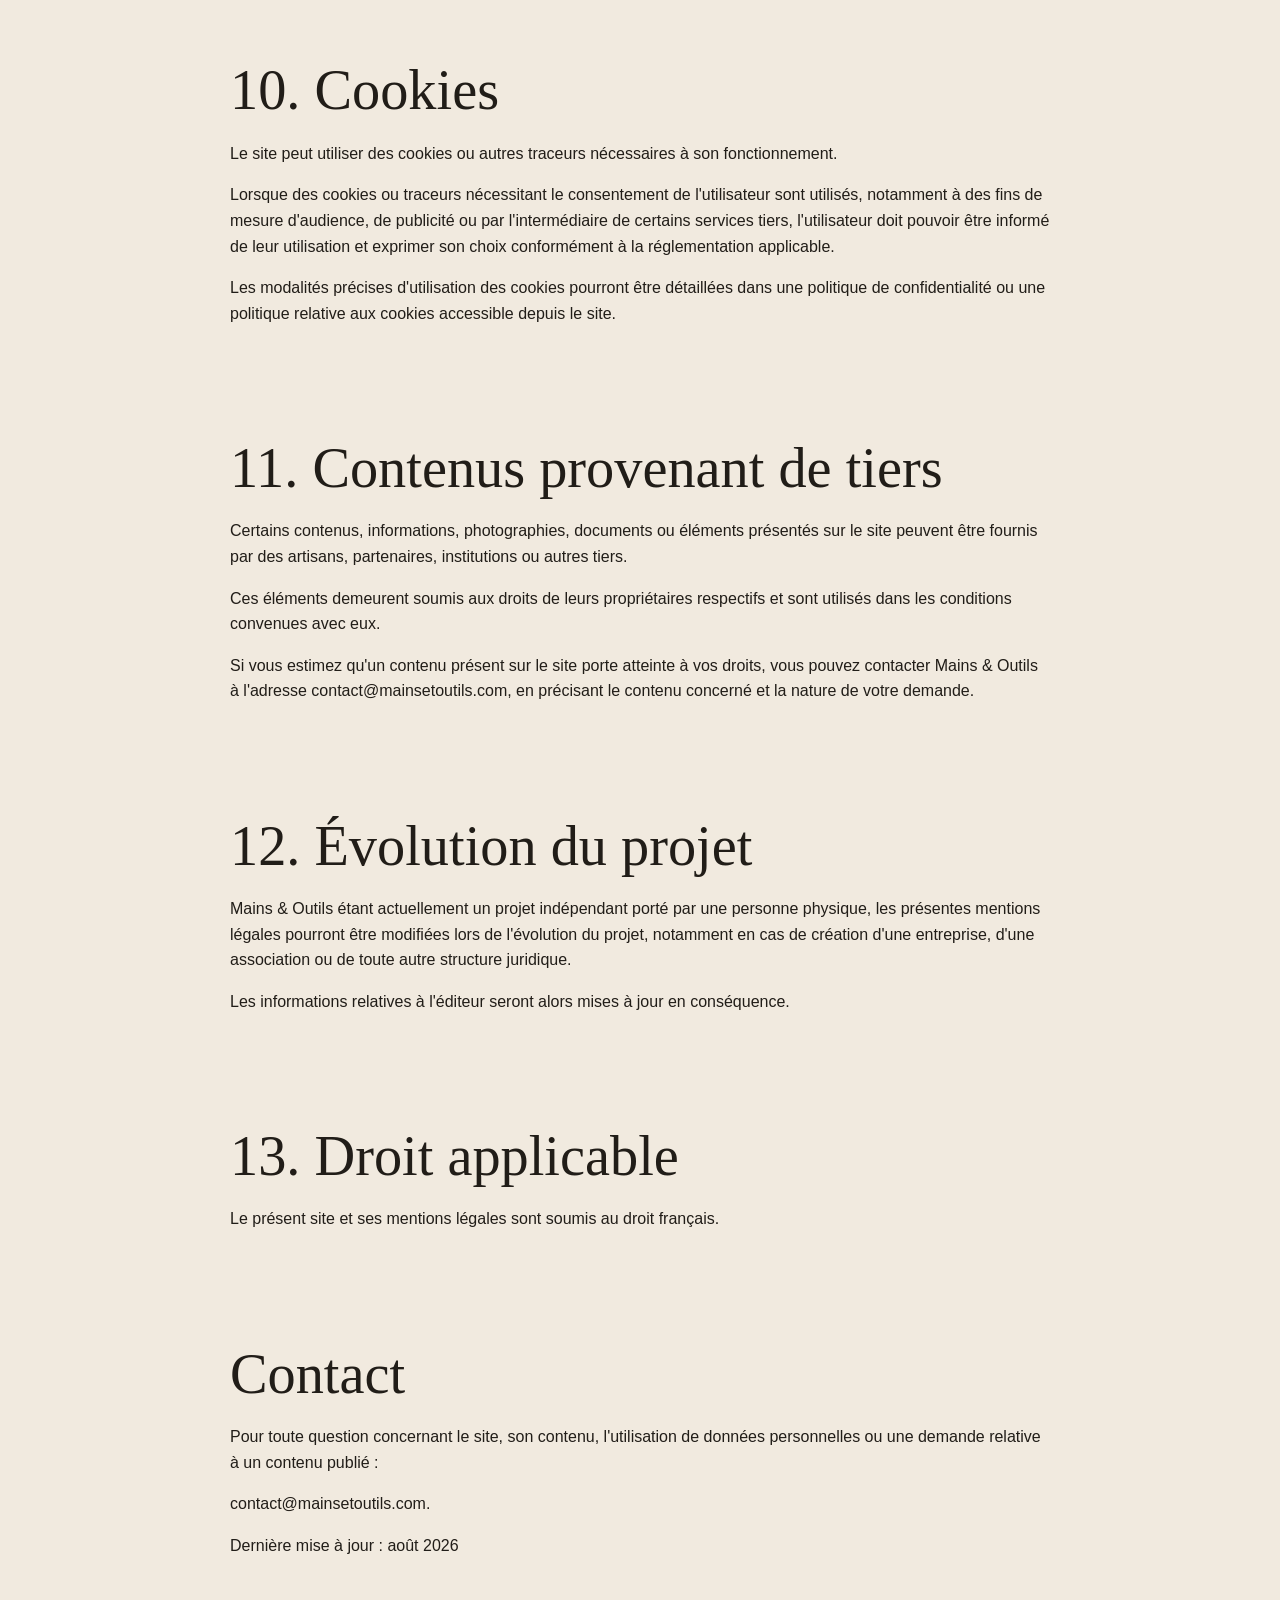
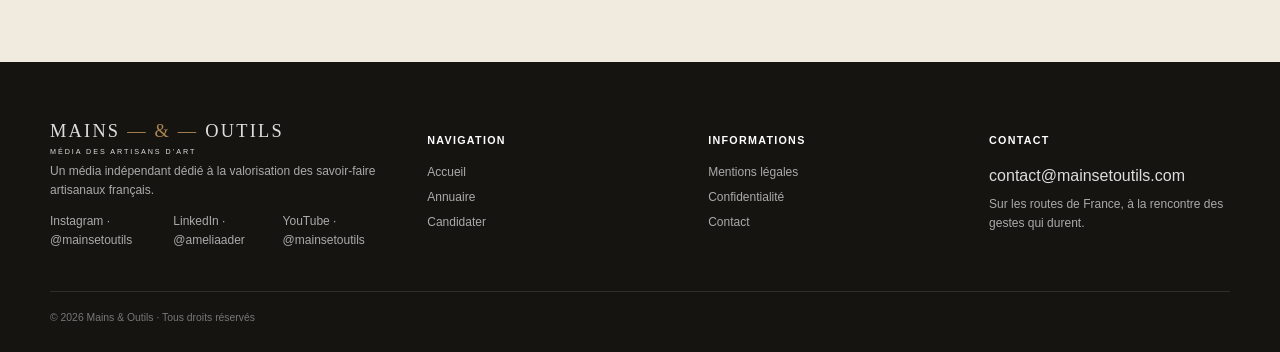
<file: mentions-legales.html>
<!doctype html><html lang="fr"><head><meta charset="utf-8"><meta name="viewport" content="width=device-width,initial-scale=1"><title>Mentions l&#233;gales — Mains &amp; Outils</title><meta name="description" content="Consultez les mentions l&#233;gales du site Mains &amp; Outils."><link rel="canonical" href="https://mainsetoutils.com/mentions-legales.html"><meta property="og:locale" content="fr_FR"><meta property="og:type" content="website"><meta property="og:site_name" content="Mains &amp; Outils"><meta property="og:title" content="Mentions l&#233;gales — Mains &amp; Outils"><meta property="og:description" content="Consultez les mentions l&#233;gales du site Mains &amp; Outils."><meta property="og:url" content="https://mainsetoutils.com/mentions-legales.html"><meta property="og:image" content="https://mainsetoutils.com/assets/hero-main-et-outil.png"><meta name="twitter:card" content="summary_large_image"><link rel="stylesheet" href="styles.css?v=9"></head><body><div data-header></div><main><section class="page-hero"><div class="wrap"><span class="eyebrow">Informations légales</span><h1 class="page-title">Mentions légales</h1></div></section><section class="section"><article class="wrap legal"><h2>1. &#201;dition du site</h2><p>Le pr&#233;sent site, accessible sous le nom Mains &amp; Outils, est un m&#233;dia ind&#233;pendant consacr&#233; &#224; la d&#233;couverte, &#224; la valorisation et &#224; la transmission des m&#233;tiers d’art, de l’artisanat et du patrimoine.</p><p>Le projet Mains &amp; Outils ne constitue, &#224; ce jour, ni une soci&#233;t&#233; ni une entreprise immatricul&#233;e.</p><p>&#201;ditrice du site : Am&#233;lia ADER, personne physique.</p><p>Responsable de la publication : Am&#233;lia ADER</p><p>Adresse &#233;lectronique : <a href="mailto:contact@mainsetoutils.com">contact@mainsetoutils.com</a></p><p>Pour toute demande relative au site, &#224; son contenu ou &#224; sa publication, vous pouvez utiliser l’adresse &#233;lectronique indiqu&#233;e ci-dessus.</p><h2>2. H&#233;bergement</h2><p>Le site Mains &amp; Outils est h&#233;berg&#233; par :</p><p>H&#233;bergeur : Hostinger</p><p>Raison sociale : HOSTINGER INTERNATIONAL LIMITED</p><p>Adresse : 61 Lordou Vironos Street, 6023 Larnaca, Chypre</p><p>E-mail : compliance@hostinger.com</p><p>Hostinger assure l&#39;h&#233;bergement et la mise &#224; disposition technique du site.</p><h2>3. Objet du site</h2><p>Mains &amp; Outils a pour vocation de faire d&#233;couvrir et de mettre en valeur les artisans, les m&#233;tiers d’art, les savoir-faire, les ateliers, les lieux patrimoniaux et les personnes participant &#224; leur transmission.</p><p>Les contenus propos&#233;s peuvent notamment prendre la forme d’articles, de photographies, d’interviews, de portraits, de reportages, de vid&#233;os et de contenus documentaires.</p><p>Les informations publi&#233;es sont fournies &#224; titre informatif et &#233;ditorial.</p><h2>4. Propri&#233;t&#233; intellectuelle</h2><p>Sauf mention contraire, les contenus cr&#233;&#233;s pour Mains &amp; Outils, notamment les textes, photographies, vid&#233;os, interviews, &#233;l&#233;ments graphiques, illustrations, logos, cr&#233;ations visuelles et plus g&#233;n&#233;ralement l&#39;ensemble des contenus originaux pr&#233;sents sur le site, sont prot&#233;g&#233;s par la l&#233;gislation fran&#231;aise et internationale relative &#224; la propri&#233;t&#233; intellectuelle.</p><p>Toute reproduction, repr&#233;sentation, adaptation, modification, diffusion ou exploitation, totale ou partielle, d&#39;un contenu appartenant &#224; Mains &amp; Outils, sur quelque support que ce soit, sans autorisation pr&#233;alable, est interdite, sauf dans les cas pr&#233;vus par la loi.</p><p>Les marques, œuvres, cr&#233;ations, photographies ou autres &#233;l&#233;ments appartenant aux artisans, artistes, entreprises, associations, institutions ou lieux pr&#233;sent&#233;s sur le site restent la propri&#233;t&#233; de leurs titulaires respectifs.</p><p>La pr&#233;sence d&#39;un artisan, d&#39;un atelier, d&#39;une œuvre ou d&#39;un lieu sur Mains &amp; Outils n&#39;emporte aucun transfert de droits de propri&#233;t&#233; intellectuelle.</p><p>Pour toute demande d&#39;utilisation ou de reproduction d&#39;un contenu : <a href="mailto:contact@mainsetoutils.com">contact@mainsetoutils.com</a>.</p><h2>5. Photographies, vid&#233;os et interviews</h2><p>Mains &amp; Outils r&#233;alise et diffuse notamment des contenus photographiques, audiovisuels et &#233;ditoriaux consacr&#233;s aux artisans, artistes, professionnels et lieux rencontr&#233;s.</p><p>Les personnes apparaissant de mani&#232;re identifiable dans les contenus sont susceptibles d&#39;avoir autoris&#233; leur captation et leur diffusion selon les conditions convenues lors de la r&#233;alisation du contenu.</p><p>Les œuvres et cr&#233;ations visibles dans les photographies ou vid&#233;os demeurent, lorsqu&#39;elles sont prot&#233;g&#233;es, la propri&#233;t&#233; intellectuelle de leurs auteurs ou ayants droit.</p><p>Toute r&#233;utilisation par un tiers d&#39;une photographie, d&#39;une vid&#233;o ou d&#39;un extrait publi&#233; sur Mains &amp; Outils doit respecter les droits de Mains &amp; Outils ainsi que, le cas &#233;ch&#233;ant, les droits des personnes et cr&#233;ateurs repr&#233;sent&#233;s.</p><h2>6. Informations concernant les artisans et lieux pr&#233;sent&#233;s</h2><p>Mains &amp; Outils s&#39;efforce de pr&#233;senter des informations exactes et actualis&#233;es concernant les artisans, ateliers, m&#233;tiers, &#233;v&#233;nements et lieux figurant sur le site.</p><p>Toutefois, certaines informations peuvent &#233;voluer, notamment les coordonn&#233;es, horaires, tarifs, activit&#233;s, disponibilit&#233;s ou conditions d&#39;accueil.</p><p>Mains &amp; Outils ne peut donc garantir l&#39;exactitude permanente de l&#39;ensemble des informations publi&#233;es.</p><p>La pr&#233;sentation d&#39;un artisan, d&#39;un professionnel ou d&#39;un lieu sur le site ne constitue pas, sauf indication explicite, une certification, un label ou une garantie concernant ses produits ou ses prestations.</p><h2>7. Responsabilit&#233;</h2><p>Mains &amp; Outils s&#39;efforce d&#39;assurer l&#39;exactitude et la mise &#224; jour des informations diffus&#233;es sur le site.</p><p>Toutefois, des erreurs, omissions ou informations devenues obsol&#232;tes peuvent &#234;tre pr&#233;sentes.</p><p>L&#39;utilisation des informations disponibles sur le site rel&#232;ve de la responsabilit&#233; de l&#39;utilisateur.</p><p>Mains &amp; Outils ne saurait &#234;tre tenu responsable d&#39;un dommage r&#233;sultant directement ou indirectement de l&#39;utilisation du site ou des informations qui y sont publi&#233;es, dans les limites pr&#233;vues par la l&#233;gislation applicable.</p><h2>8. Liens hypertextes</h2><p>Le site peut contenir des liens vers des sites internet, r&#233;seaux sociaux, boutiques, plateformes ou services exploit&#233;s par des tiers, notamment ceux des artisans et lieux pr&#233;sent&#233;s.</p><p>Mains &amp; Outils n&#39;exerce aucun contr&#244;le sur ces sites externes et ne saurait &#234;tre responsable de leur contenu, de leur disponibilit&#233;, de leurs pratiques ou de leur politique de confidentialit&#233;.</p><h2>9. Donn&#233;es personnelles</h2><p>Dans le cadre de l&#39;utilisation du site, certaines donn&#233;es personnelles peuvent &#234;tre collect&#233;es, notamment lorsqu&#39;un utilisateur :</p><ul><li>utilise un formulaire de contact ;</li><li>propose sa candidature pour appara&#238;tre dans un reportage ou une interview ;</li><li>demande &#224; accueillir le projet Mains &amp; Outils ;</li><li>s&#39;inscrit &#224; une newsletter, si cette fonctionnalit&#233; est propos&#233;e ;</li><li>communique volontairement des informations &#224; Mains &amp; Outils.</li></ul><p>Les donn&#233;es collect&#233;es sont utilis&#233;es uniquement pour les finalit&#233;s indiqu&#233;es lors de leur collecte, notamment pour r&#233;pondre aux demandes, organiser les prises de contact et permettre le fonctionnement des services propos&#233;s par Mains &amp; Outils.</p><p>Elles ne sont pas vendues &#224; des tiers.</p><p>Les donn&#233;es sont conserv&#233;es uniquement pendant la dur&#233;e n&#233;cessaire &#224; la r&#233;alisation des finalit&#233;s pour lesquelles elles ont &#233;t&#233; collect&#233;es, sous r&#233;serve des obligations l&#233;gales applicables.</p><p>Conform&#233;ment au R&#232;glement g&#233;n&#233;ral sur la protection des donn&#233;es (RGPD) et &#224; la l&#233;gislation fran&#231;aise applicable, toute personne concern&#233;e peut, selon les conditions pr&#233;vues par la r&#233;glementation, demander l&#39;acc&#232;s, la rectification, l&#39;effacement ou la limitation du traitement de ses donn&#233;es et exercer les autres droits dont elle dispose.</p><p>Ces demandes peuvent &#234;tre adress&#233;es &#224; :</p><p><a href="mailto:contact@mainsetoutils.com">contact@mainsetoutils.com</a>.</p><p>Une r&#233;clamation peut &#233;galement &#234;tre introduite aupr&#232;s de la Commission nationale de l&#39;informatique et des libert&#233;s (CNIL).</p><h2>10. Cookies</h2><p>Le site peut utiliser des cookies ou autres traceurs n&#233;cessaires &#224; son fonctionnement.</p><p>Lorsque des cookies ou traceurs n&#233;cessitant le consentement de l&#39;utilisateur sont utilis&#233;s, notamment &#224; des fins de mesure d&#39;audience, de publicit&#233; ou par l&#39;interm&#233;diaire de certains services tiers, l&#39;utilisateur doit pouvoir &#234;tre inform&#233; de leur utilisation et exprimer son choix conform&#233;ment &#224; la r&#233;glementation applicable.</p><p>Les modalit&#233;s pr&#233;cises d&#39;utilisation des cookies pourront &#234;tre d&#233;taill&#233;es dans une politique de confidentialit&#233; ou une politique relative aux cookies accessible depuis le site.</p><h2>11. Contenus provenant de tiers</h2><p>Certains contenus, informations, photographies, documents ou &#233;l&#233;ments pr&#233;sent&#233;s sur le site peuvent &#234;tre fournis par des artisans, partenaires, institutions ou autres tiers.</p><p>Ces &#233;l&#233;ments demeurent soumis aux droits de leurs propri&#233;taires respectifs et sont utilis&#233;s dans les conditions convenues avec eux.</p><p>Si vous estimez qu&#39;un contenu pr&#233;sent sur le site porte atteinte &#224; vos droits, vous pouvez contacter Mains &amp; Outils &#224; l&#39;adresse <a href="mailto:contact@mainsetoutils.com">contact@mainsetoutils.com</a>, en pr&#233;cisant le contenu concern&#233; et la nature de votre demande.</p><h2>12. &#201;volution du projet</h2><p>Mains &amp; Outils &#233;tant actuellement un projet ind&#233;pendant port&#233; par une personne physique, les pr&#233;sentes mentions l&#233;gales pourront &#234;tre modifi&#233;es lors de l&#39;&#233;volution du projet, notamment en cas de cr&#233;ation d&#39;une entreprise, d&#39;une association ou de toute autre structure juridique.</p><p>Les informations relatives &#224; l&#39;&#233;diteur seront alors mises &#224; jour en cons&#233;quence.</p><h2>13. Droit applicable</h2><p>Le pr&#233;sent site et ses mentions l&#233;gales sont soumis au droit fran&#231;ais.</p><h2>Contact</h2><p>Pour toute question concernant le site, son contenu, l&#39;utilisation de donn&#233;es personnelles ou une demande relative &#224; un contenu publi&#233; :</p><p><a href="mailto:contact@mainsetoutils.com">contact@mainsetoutils.com</a>.</p><p>Derni&#232;re mise &#224; jour : ao&#251;t 2026</p></article></section></main><div data-footer></div><script src="mains-et-outils-v16.js?v=6"></script></body></html>
</file>
<file: styles.css>
:root{--noir:#11100d;--papier:#f1eadf;--papier2:#e5d8c7;--or:#a98450;--brun:#6d4b32;--texte:#211d18;--ligne:rgba(63,48,32,.22);--vert:#6b9b67;--orange:#db8b3f}*{box-sizing:border-box}html{scroll-behavior:smooth}body{margin:0;background:var(--papier);color:var(--texte);font-family:Arial,sans-serif;line-height:1.6}body:before{content:"";position:fixed;inset:0;pointer-events:none;opacity:.17;background-image:url("data:image/svg+xml,%3Csvg xmlns='http://www.w3.org/2000/svg' width='120' height='120'%3E%3Cfilter id='n'%3E%3CfeTurbulence type='fractalNoise' baseFrequency='.9' numOctaves='2' stitchTiles='stitch'/%3E%3C/filter%3E%3Crect width='100%25' height='100%25' filter='url(%23n)' opacity='.2'/%3E%3C/svg%3E");z-index:20}h1,h2,h3,.serif{font-family:Georgia,'Times New Roman',serif;font-weight:400}a{color:inherit;text-decoration:none}img{display:block;max-width:100%}.wrap{width:min(1180px,calc(100% - 48px));margin:auto}.eyebrow{font-size:.68rem;letter-spacing:.23em;text-transform:uppercase;color:var(--or)}.btn{display:inline-flex;align-items:center;justify-content:center;min-height:48px;padding:0 25px;border:1px solid var(--or);text-transform:uppercase;letter-spacing:.12em;font-size:.66rem;background:transparent;color:inherit;cursor:pointer}.btn.gold{background:var(--or);color:white}.btn.dark{background:var(--noir);color:#fff;border-color:var(--noir)}header{position:absolute;z-index:10;width:100%;color:white;border-bottom:1px solid #ffffff2b}nav{height:82px;display:flex;align-items:center;justify-content:space-between}.brand{font-family:Georgia,serif;letter-spacing:.12em;font-size:1.15rem}.brand i{font-style:normal;color:var(--or)}.brand small{display:block;font:500 .45rem Arial,sans-serif;letter-spacing:.27em}.links{display:flex;align-items:center;gap:25px;font-size:.63rem;letter-spacing:.1em;text-transform:uppercase}.menu{display:none;background:none;border:1px solid #ffffff55;color:white;padding:8px 12px}.hero{min-height:760px;color:white;background:linear-gradient(90deg,rgba(7,7,6,.88),rgba(7,7,6,.48) 45%,rgba(7,7,6,.06) 75%),url('assets/hero-main-et-outil.png') center/cover;display:flex;align-items:center}.hero-copy{padding-top:85px}.hero h1{font-size:clamp(4.5rem,9vw,8rem);line-height:.81;margin:26px 0 24px;letter-spacing:.02em}.hero .lead{max-width:490px;color:#eee}.actions{display:flex;gap:15px;flex-wrap:wrap;margin:32px 0}.micro{font-size:.61rem;text-transform:uppercase;letter-spacing:.12em;margin-top:38px}.section{padding:88px 0}.section h2,.page-title{font-size:clamp(2.1rem,4.4vw,4rem);line-height:1.06;margin:.35em 0}.concept-grid{display:grid;grid-template-columns:1fr 1.4fr;gap:75px;align-items:center}.pillars{display:grid;grid-template-columns:repeat(4,1fr);gap:18px;text-align:center}.icon{font:2rem Georgia;color:var(--or)}.pillars strong{display:block;font-size:.65rem;line-height:1.4;text-transform:uppercase;letter-spacing:.1em}.tour{background:var(--noir);color:#f6efe4}.tour-grid{display:grid;grid-template-columns:.72fr 1.45fr .66fr;gap:32px;align-items:center}.map{position:relative;min-height:470px}.france{position:absolute;inset:3%;background:#2b2821;clip-path:polygon(48% 0,66% 8%,82% 25%,79% 43%,91% 59%,76% 71%,67% 97%,44% 89%,25% 96%,17% 76%,4% 60%,14% 43%,9% 22%,30% 12%);border:1px solid var(--or)}.route-svg{position:absolute;inset:8%;width:84%;height:84%}.city{position:absolute;transform:translate(-50%,-50%);font-size:.55rem;text-transform:uppercase;letter-spacing:.08em}.city:before{content:"";display:block;width:12px;height:12px;border:3px solid #d8cfbd;background:var(--vert);border-radius:50%;margin:auto}.nantes{left:27%;top:43%}.montjean{left:31%;top:47%}.city small{white-space:nowrap}.legend span{display:block;margin:10px 0;font-size:.64rem;text-transform:uppercase;letter-spacing:.08em}.dot{display:inline-block;width:10px;height:10px;border-radius:50%;margin-right:9px}.card-dark{border:1px solid var(--or);padding:25px}.card-dark h3{font-size:1.45rem}.portraits-grid,.directory-grid{display:grid;grid-template-columns:repeat(2,1fr);gap:20px}.portrait-card{min-height:360px;position:relative;display:flex;align-items:flex-end;padding:28px;color:#fff;background-position:center;background-size:cover;overflow:hidden}.portrait-card:before{content:"";position:absolute;inset:0;background:linear-gradient(0deg,rgba(0,0,0,.88),rgba(0,0,0,.06) 65%)}.portrait-card>div{position:relative}.portrait-card.vitrail{background-image:url('assets/atelier-vitrail.png')}.portrait-card.maroline{background-image:url('assets/atelier-maroline.png')}.portrait-card h3{font-size:2rem;margin:.15em 0}.card-link{font-size:.65rem;text-transform:uppercase;letter-spacing:.12em}.cta-band{display:grid;grid-template-columns:1fr 1.6fr;background:var(--papier2)}.cta-img{min-height:360px;background:url('assets/hero-artisan.png') 65% center/cover}.cta-copy{padding:58px}.page-hero{padding:150px 0 75px;background:var(--noir);color:#fff}.page-hero p{max-width:640px}.filters{display:grid;grid-template-columns:1.7fr repeat(4,1fr);gap:10px;margin:32px 0}.field,input,select,textarea{width:100%;font:inherit}input,select,textarea{border:0;border-bottom:1px solid var(--ligne);background:transparent;padding:14px 8px;outline:none}textarea{min-height:120px;resize:vertical}.count{margin-bottom:18px}.artisan-head{display:grid;grid-template-columns:1.08fr .92fr;min-height:700px}.artisan-visual{background-position:center;background-size:cover}.artisan-copy{padding:145px 8vw 70px;background:var(--noir);color:white}.artisan-copy h1{font-size:clamp(3rem,6vw,6rem);line-height:.93}.meta{display:flex;gap:25px;flex-wrap:wrap;margin:28px 0;font-size:.72rem;text-transform:uppercase;letter-spacing:.1em}.prose{max-width:780px;margin:auto;font-family:Georgia,serif;font-size:1.12rem}.prose h2{margin-top:2.2em}.quote{border-left:1px solid var(--or);padding-left:25px;font-size:1.6rem;font-style:italic}.form-layout{display:grid;grid-template-columns:.95fr 1.05fr;min-height:100vh}.form-image{background:url('assets/hero-artisan.png') center/cover;min-height:700px}.form-panel{padding:125px 6vw 65px}.form-grid{display:grid;grid-template-columns:1fr 1fr;gap:16px}.full{grid-column:1/-1}.check{display:flex;gap:10px;align-items:flex-start;font-size:.78rem;margin:12px 0}.check input{width:auto;margin-top:5px}.notice{padding:16px;border-left:3px solid var(--or);background:#e4d7c5;font-size:.8rem}.success{color:#45643d;font-weight:bold}.legal{max-width:820px}.legal h2{margin-top:2em}.todo{color:#8a241c;background:#f3d7d2;padding:2px 5px}.contact-grid{display:grid;grid-template-columns:.8fr 1.2fr;gap:70px}.admin-card{border-top:1px solid var(--ligne);padding:25px 0}footer{background:#151411;color:#ddd;padding:55px 0 25px}.footer-grid{display:grid;grid-template-columns:1.4fr repeat(3,1fr);gap:40px}footer h4{font-size:.67rem;text-transform:uppercase;letter-spacing:.12em;color:white}footer a,footer p{display:block;font-size:.75rem;color:#aaa;margin:6px 0}.socials{display:flex;gap:14px}.footer-bottom{border-top:1px solid #ffffff1c;margin-top:35px;padding-top:18px;font-size:.65rem;color:#777}.empty{grid-column:1/-1;padding:45px;text-align:center;border:1px dashed var(--ligne)}@media(max-width:900px){.links{display:none;position:absolute;top:82px;left:0;right:0;background:#151411;padding:25px;flex-direction:column}.links.open{display:flex}.menu{display:block}.concept-grid,.tour-grid,.cta-band,.artisan-head,.form-layout,.contact-grid{grid-template-columns:1fr}.pillars{grid-template-columns:1fr 1fr}.filters{grid-template-columns:1fr 1fr}.artisan-visual,.form-image{min-height:480px}.artisan-copy,.form-panel{padding:90px 24px}.footer-grid{grid-template-columns:1fr 1fr}}@media(max-width:560px){.wrap{width:calc(100% - 28px)}.hero{min-height:700px;background-position:63% center}.hero h1{font-size:3.7rem}.filters,.form-grid,.footer-grid,.portraits-grid,.directory-grid{grid-template-columns:1fr}.pillars{grid-template-columns:1fr 1fr}.section{padding:65px 0}.cta-copy{padding:42px 24px}.full{grid-column:auto}}
/* Section concept plein écran */
#concept{min-height:100vh;display:flex;align-items:center;padding-top:clamp(55px,7vh,90px);padding-bottom:clamp(55px,7vh,90px)}
#concept>.wrap{width:min(1400px,calc(100% - 7vw))}
@media(max-width:900px){#concept{min-height:auto;padding-top:80px;padding-bottom:80px}}
/* Finition sobre de la section concept */
#concept .concept-grid{grid-template-columns:minmax(420px,.95fr) minmax(620px,1.25fr);gap:clamp(70px,7vw,125px)}
#concept .concept-grid>div:first-child{position:relative;padding-right:clamp(35px,4vw,70px)}
#concept .concept-grid>div:first-child:after{content:"";position:absolute;top:4%;right:0;width:1px;height:92%;background:linear-gradient(to bottom,transparent,rgba(169,132,80,.55) 22%,rgba(169,132,80,.55) 78%,transparent)}
#concept h2{max-width:680px;letter-spacing:-.018em}
#concept .concept-grid>div:first-child>p{max-width:610px;color:#4f4840;margin:24px 0 28px}
#concept .pillars{gap:0;align-items:center}
#concept .pillars>div{position:relative;padding:24px 18px}
#concept .pillars>div+div:before{content:"";position:absolute;left:0;top:27%;height:46%;width:1px;background:rgba(109,75,50,.14)}
#concept .icon{font-size:2.55rem;line-height:1;margin-bottom:15px}
#concept .pillars strong{font-size:.69rem;line-height:1.5}
@media(max-width:900px){#concept .concept-grid{grid-template-columns:1fr;gap:55px}#concept .concept-grid>div:first-child{padding-right:0}#concept .concept-grid>div:first-child:after{display:none}#concept .pillars>div:nth-child(3):before{display:none}}
@media(max-width:560px){#concept .pillars>div{padding:20px 10px}#concept .pillars>div:before{display:none}#concept .icon{font-size:2.25rem}}
/* Lecture des portraits éditoriaux */
.prose h3{font-size:1.45rem;line-height:1.35;margin:1.4em 0 .7em;color:var(--brun)}
.prose hr{border:0;border-top:1px solid rgba(169,132,80,.4);width:90px;margin:55px 0}
.prose strong{font-weight:700;color:#17130f}
.prose{max-width:1180px;width:58vw;font-family:Georgia,'Times New Roman',serif;font-size:clamp(1.15rem,1.35vw,1.7rem);line-height:1.62}
.prose p{max-width:1180px;margin:0 0 1.55em}
.prose strong{font-weight:inherit;color:inherit}
.prose>.quote:first-child{max-width:none;margin:0 0 190px;padding:8px 0 8px 38px;border:0;border-left:2px solid var(--or);font-family:Georgia,'Times New Roman',serif;font-size:clamp(1.8rem,2.3vw,2.9rem);font-style:italic;font-weight:400;line-height:1.2;letter-spacing:-.015em;color:var(--texte)}
.prose>.quote:first-child:before{content:none}
.prose>.quote:first-child+hr{display:none}
.prose h2{position:relative;max-width:1180px;margin:0 0 .55em;padding:0;font-family:Georgia,'Times New Roman',serif;font-size:clamp(2.8rem,4.25vw,5.5rem);font-weight:400;line-height:1.04;letter-spacing:-.03em;color:var(--texte)}
.prose h2:before{content:none}
.prose h2:not(:first-of-type){margin-top:1.45em}
.prose hr{display:none}
@media(max-width:1200px){.prose{width:calc(100% - 96px)}}
@media(max-width:900px){.prose{width:calc(100% - 48px)}.prose>.quote:first-child{margin-bottom:85px;padding-left:28px}.prose h2{font-size:clamp(2.75rem,9vw,5rem)}}
@media(max-width:560px){.prose{width:calc(100% - 28px);font-size:1.08rem}.prose>.quote:first-child{margin-bottom:60px;padding:5px 0 5px 20px;font-size:1.75rem}.prose h2{font-size:2.65rem}}
.success.error{color:#8a241c}
button:disabled{cursor:wait;opacity:.62}
</file>
